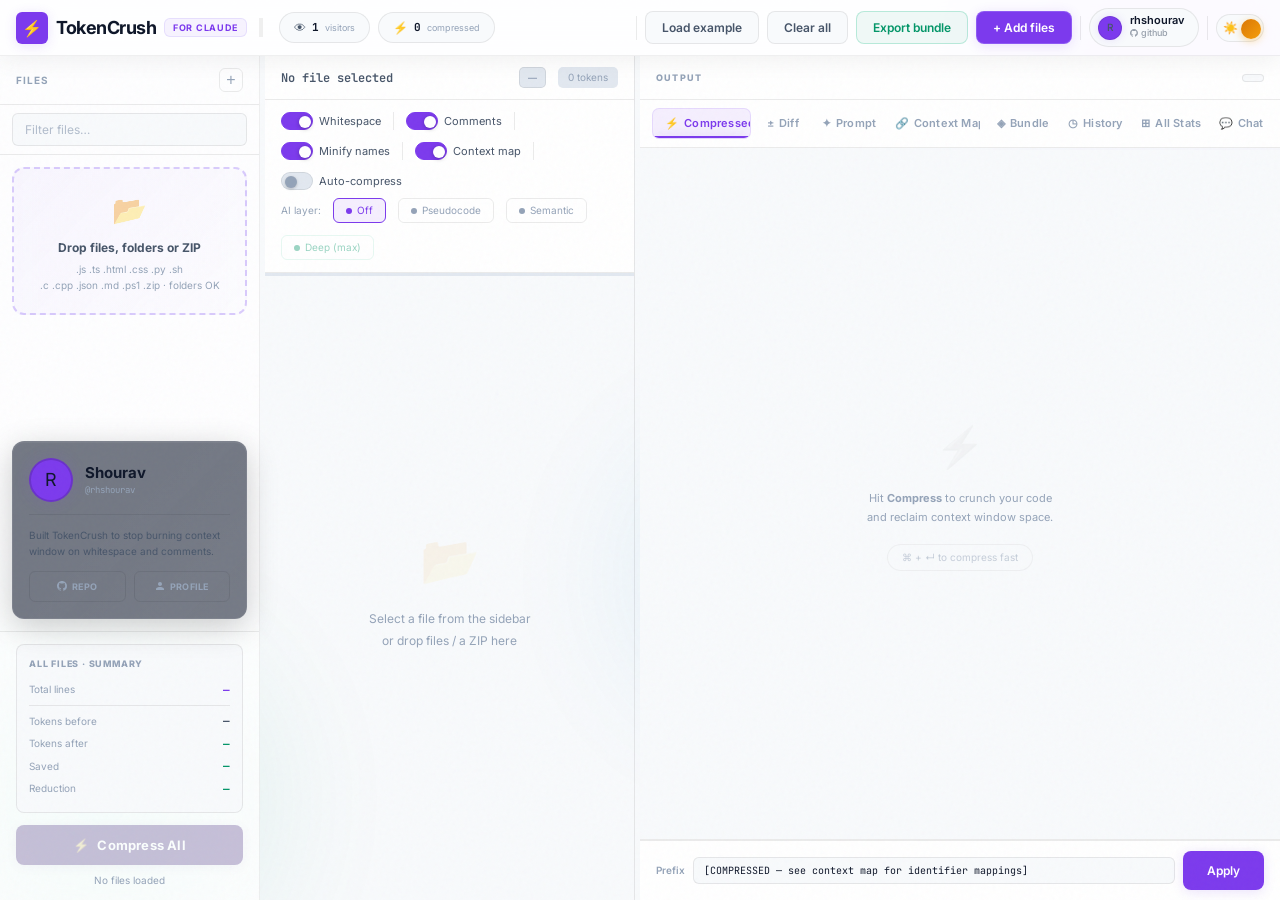
<file: docs/index.html>
<!DOCTYPE html>
<html lang="en" data-theme="dark">
<head>
<meta charset="UTF-8">
<script>
(function(){
  var isMobile = /Android|webOS|iPhone|iPad|iPod|BlackBerry|IEMobile|Opera Mini/i.test(navigator.userAgent) || (navigator.maxTouchPoints && navigator.maxTouchPoints > 2 && /MacIntel/.test(navigator.platform));
  if (isMobile) { window.location.href = 'game.html'; return; }
  try{
    var stored=localStorage.getItem('tokencrush-theme');
    var theme=stored||'dark';
    document.documentElement.setAttribute('data-theme',theme);
  }catch(e){document.documentElement.setAttribute('data-theme','dark');}
})();
</script>
<meta name="viewport" content="width=device-width,initial-scale=1.0">
<title>TokenCrush — Smart Code Compressor for Claude</title>
<meta name="description" content="TokenCrush strips whitespace, comments, and bloated identifiers from your code, then optionally lets Claude compress it further — so you can paste more files into a single prompt without burning your context window.">
<meta name="theme-color" id="themeColorMeta" content="#0b1326">
<link rel="icon" href="data:image/svg+xml,%3Csvg xmlns='http://www.w3.org/2000/svg' viewBox='0 0 64 64'%3E%3Crect width='64' height='64' rx='16' fill='%237c6dfa'/%3E%3Ctext x='32' y='44' font-size='34' text-anchor='middle' fill='white'%3E%E2%9A%A1%3C/text%3E%3C/svg%3E">
<link rel="apple-touch-icon" href="apple-touch-icon.png">
<meta property="og:type" content="website">
<meta property="og:title" content="TokenCrush — Smart Code Compressor for Claude">
<meta property="og:description" content="Strip whitespace, comments, and bloated identifiers from your code — then hand Claude more files per prompt without burning your context window.">
<meta property="og:image" content="og-image.png">
<meta name="twitter:card" content="summary_large_image">
<meta name="twitter:title" content="TokenCrush — Smart Code Compressor for Claude">
<meta name="twitter:description" content="Strip whitespace, comments, and bloated identifiers from your code — then hand Claude more files per prompt without burning your context window.">
<meta name="twitter:image" content="og-image.png">
<link rel="preconnect" href="https://fonts.googleapis.com">
<link rel="preconnect" href="https://fonts.gstatic.com" crossorigin>
<link href="https://fonts.googleapis.com/css2?family=Inter:wght@400;500;600;700;800&family=JetBrains+Mono:wght@400;500;600&display=swap" rel="stylesheet">
<link rel="stylesheet" href="styles.css">
</head>
<body>

<!-- Animated Background Orbs -->
<div class="orb-background">
  <div class="orb orb-1"></div>
  <div class="orb orb-2"></div>
  <div class="orb orb-3"></div>
</div>

<!-- Noise Texture Overlay -->
<div class="noise-overlay"></div>

<!-- AI Overlay -->
<div class="ai-overlay glassmorphism" id="aiOverlay">
  <div class="ai-card glassmorphism">
    <div class="ai-spinner">
      <div class="ai-spinner-ring"></div>
      <div class="ai-spinner-icon">⚡</div>
    </div>
    <h3 class="ai-title">Compressing your code</h3>
    <p class="ai-desc">Semantic analysis, identifier mapping, and logic summarization in progress.</p>
    <div class="ai-progress-wrap">
      <div class="ai-progress-track"><div class="ai-progress-fill" id="aiProg"></div></div>
      <div class="ai-stage" id="aiStage">Initializing...</div>
    </div>
    <div class="ai-file-list" id="aiFileList"></div>
  </div>
</div>

<!-- Toast -->
<div class="toast" id="toast"></div>

<!-- Drag Overlay -->
<div class="drag-overlay" id="dragOverlay">
  <div class="drag-overlay-inner">
    <div class="drag-overlay-icon">📂</div>
    <div class="drag-overlay-text">Drop files, folders or ZIP</div>
    <div class="drag-overlay-sub">.js .ts .html .css .py .c .cpp .json .md .zip</div>
  </div>
</div>

<!-- Header -->
<header class="header glassmorphism">
  <a class="logo" href="#">
    <div class="logo-icon">
      <span>⚡</span>
    </div>
    <span class="logo-text">TokenCrush</span>
    <span class="logo-badge">FOR CLAUDE</span>
  </a>
  
  <button class="sidebar-toggle" type="button" onclick="toggleSidebar()" aria-label="Toggle sidebar" title="Toggle sidebar">
    <svg viewBox="0 0 24 24" fill="none" stroke="currentColor" stroke-width="2">
      <path d="M3 12h18M3 6h18M3 18h18"/>
    </svg>
  </button>

  <!-- Global Stats -->
  <div class="global-stats hidden" id="globalStats">
    <div class="stat-chip">
      <span class="stat-chip-icon">📁</span>
      <span class="stat-chip-value" id="gsTotalFiles">0</span>
      <span class="stat-chip-label">files</span>
    </div>
    <div class="stat-chip">
      <span class="stat-chip-icon">💾</span>
      <span class="stat-chip-value green" id="gsTotalSaved">0</span>
      <span class="stat-chip-label">saved</span>
    </div>
    <div class="stat-chip">
      <span class="stat-chip-icon">📊</span>
      <span class="stat-chip-value green" id="gsAvgReduction">0%</span>
      <span class="stat-chip-label">avg</span>
    </div>
  </div>

  <div class="stats-display" id="statsDisplay">
    <div class="stat-chip" title="Visitor count">
      <span class="stat-chip-icon">👁</span>
      <span class="stat-chip-value" id="visitorCount">—</span>
      <span class="stat-chip-label">visitors</span>
    </div>
    <div class="stat-chip" title="Files compressed across all sessions">
      <span class="stat-chip-icon">⚡</span>
      <span class="stat-chip-value" id="filesCompressedCount">0</span>
      <span class="stat-chip-label">compressed</span>
    </div>
  </div>

  <div class="header-right">
    <div class="kbd-hints">
      <span class="kbd"><kbd>⌘</kbd><kbd>↵</kbd> compress</span>
      <span class="kbd"><kbd>⌘</kbd><kbd>F</kbd> find</span>
    </div>
    <div class="header-divider"></div>
    <button class="btn btn-magnetic" type="button" onclick="loadExample()">Load example</button>
    <button class="btn btn-magnetic" type="button" onclick="clearAll()">Clear all</button>
    <button class="btn btn-success btn-magnetic" type="button" onclick="exportBundle()">Export bundle</button>
    <button class="btn btn-primary btn-magnetic" type="button" onclick="triggerFileInput()">+ Add files</button>
    <input type="file" id="globalFileInput" class="hidden" multiple accept=".js,.ts,.jsx,.tsx,.html,.css,.py,.json,.md,.txt,.c,.cpp,.h,.hpp,.zip" onchange="handleFileInputChange(this)">
    <input type="file" id="globalFolderInput" class="hidden" multiple webkitdirectory onchange="handleFolderInputChange(this)">
    <div class="header-divider"></div>
    <a class="author-chip" href="https://github.com/rhshourav/TC" target="_blank" rel="noopener" title="View on GitHub by @rhshourav">
      <div class="author-avatar">
        <img src="https://github.com/rhshourav.png" alt="rhshourav" onerror="this.parentElement.textContent='R'">
      </div>
      <div class="author-info">
        <div class="author-name">rhshourav</div>
        <div class="author-gh">
          <svg width="8" height="8" viewBox="0 0 16 16" fill="currentColor"><path d="M8 0C3.58 0 0 3.58 0 8c0 3.54 2.29 6.53 5.47 7.59.4.07.55-.17.55-.38 0-.19-.01-.82-.01-1.49-2.01.37-2.53-.49-2.69-.94-.09-.23-.48-.94-.82-1.13-.28-.15-.68-.52-.01-.53.63-.01 1.08.58 1.23.82.72 1.21 1.87.87 2.33.66.07-.52.28-.87.51-1.07-1.78-.2-3.64-.89-3.64-3.95 0-.87.31-1.59.82-2.15-.08-.2-.36-1.02.08-2.12 0 0 .67-.21 2.2.82.64-.18 1.32-.27 2-.27.68 0 1.36.09 2 .27 1.53-1.04 2.2-.82 2.2-.82.44 1.1.16 1.92.08 2.12.51.56.82 1.27.82 2.15 0 3.07-1.87 3.75-3.65 3.95.29.25.54.73.54 1.48 0 1.07-.01 1.93-.01 2.2 0 .21.15.46.55.38A8.013 8.013 0 0016 8c0-4.42-3.58-8-8-8z"/></svg>
          github
        </div>
      </div>
    </a>
    <div class="header-divider"></div>
    <button class="theme-toggle" id="themeToggle" type="button" aria-pressed="false" aria-label="Switch to light mode" title="Switch to light mode">
      <span class="tt-track-icon tt-sun" aria-hidden="true">☀️</span>
      <span class="tt-track-icon tt-moon" aria-hidden="true">🌙</span>
      <span class="tt-knob" aria-hidden="true"></span>
    </button>
  </div>
</header>

<!-- Workspace -->
<div class="workspace">

  <!-- Sidebar -->
  <aside class="sidebar glassmorphism" id="sidebar">
    <div class="sidebar-header">
      <span class="sidebar-title">Files</span>
      <button class="sidebar-add-btn" type="button" onclick="triggerFileInput()" title="Add files">+</button>
    </div>

    <div class="search-bar">
      <input class="search-input" id="fileSearch" type="text" placeholder="Filter files…" oninput="filterFiles(this.value)">
    </div>

    <div class="drop-zone enhanced" id="sidebarDrop" onclick="triggerFileInput()" ondragover="onDragOver(event,'sidebarDrop')" ondragleave="onDragLeave('sidebarDrop')" ondrop="onDrop(event,'sidebarDrop')">
      <div class="drop-zone-icon">📂</div>
      <strong class="drop-zone-title">Drop files, folders or ZIP</strong>
      <p class="drop-zone-sub">.js .ts .html .css .py .sh<br>.c .cpp .json .md .ps1 .zip · folders OK</p>
    </div>

    <div class="file-list" id="fileList"></div>

    <!-- Author Card -->
    <div class="sidebar-author glassmorphism">
      <div class="author-top">
        <div class="author-avatar-lg">
          <img src="https://github.com/rhshourav.png" alt="rhshourav" onerror="this.parentElement.textContent='R'">
        </div>
        <div class="author-details">
          <div class="author-display-name">Shourav</div>
          <div class="author-handle">@rhshourav</div>
        </div>
      </div>
      <div class="author-bio">Built TokenCrush to stop burning context window on whitespace and comments.</div>
      <div class="author-links">
        <a class="author-link" href="https://github.com/rhshourav/TC" target="_blank" rel="noopener">
          <svg width="10" height="10" viewBox="0 0 16 16" fill="currentColor"><path d="M8 0C3.58 0 0 3.58 0 8c0 3.54 2.29 6.53 5.47 7.59.4.07.55-.17.55-.38 0-.19-.01-.82-.01-1.49-2.01.37-2.53-.49-2.69-.94-.09-.23-.48-.94-.82-1.13-.28-.15-.68-.52-.01-.53.63-.01 1.08.58 1.23.82.72 1.21 1.87.87 2.33.66.07-.52.28-.87.51-1.07-1.78-.2-3.64-.89-3.64-3.95 0-.87.31-1.59.82-2.15-.08-.2-.36-1.02.08-2.12 0 0 .67-.21 2.2.82.64-.18 1.32-.27 2-.27.68 0 1.36.09 2 .27 1.53-1.04 2.2-.82 2.2-.82.44 1.1.16 1.92.08 2.12.51.56.82 1.27.82 2.15 0 3.07-1.87 3.75-3.65 3.95.29.25.54.73.54 1.48 0 1.07-.01 1.93-.01 2.2 0 .21.15.46.55.38A8.013 8.013 0 0016 8c0-4.42-3.58-8-8-8z"/></svg>
          Repo
        </a>
        <a class="author-link" href="https://github.com/rhshourav" target="_blank" rel="noopener">
          <svg width="10" height="10" viewBox="0 0 24 24" fill="currentColor"><path d="M12 12c2.7 0 4.8-2.1 4.8-4.8S14.7 2.4 12 2.4 7.2 4.5 7.2 7.2 9.3 12 12 12zm0 2.4c-3.2 0-9.6 1.6-9.6 4.8v2.4h19.2v-2.4c0-3.2-6.4-4.8-9.6-4.8z"/></svg>
          Profile
        </a>
      </div>
    </div>

    <div class="sidebar-footer">
      <div class="global-tok-panel" id="globalTokPanel">
        <div class="gtp-title">All Files · Summary</div>
        <div class="gtp-row">
          <span class="gtp-lbl">Total lines</span>
          <span class="gtp-val accent" id="gtpLines">—</span>
        </div>
        <div class="gtp-divider"></div>
        <div class="gtp-row">
          <span class="gtp-lbl">Tokens before</span>
          <span class="gtp-val" id="gtpTokIn">—</span>
        </div>
        <div class="gtp-row">
          <span class="gtp-lbl">Tokens after</span>
          <span class="gtp-val green" id="gtpTokOut">—</span>
        </div>
        <div class="gtp-row">
          <span class="gtp-lbl">Saved</span>
          <span class="gtp-val green" id="gtpSaved">—</span>
        </div>
        <div class="gtp-row">
          <span class="gtp-lbl">Reduction</span>
          <span class="gtp-val green" id="gtpReduction">—</span>
        </div>
      </div>
      <button class="compress-all-btn enhanced" id="compressAllBtn" type="button" onclick="compressAll()" disabled>
        <span>⚡</span> Compress All
      </button>
      <div class="file-count-badge" id="fileCountBadge">No files loaded</div>
    </div>
  </aside>

  <!-- Resize Handle -->
  <div class="resize-handle" id="rh1" title="Drag to resize"></div>

  <!-- Editor Panel -->
  <div class="editor-panel" id="editorPanel">
    <div class="editor-header">
      <span class="editor-filename" id="editorFilename">No file selected</span>
      <span class="lang-badge lang-other" id="langBadge">—</span>
      <span class="token-pill" id="editorTokenPill">0 tokens</span>
    </div>

    <div class="controls-bar">
      <div class="ctrl-row">
        <div class="toggle-group">
          <label class="toggle"><input type="checkbox" id="tglWS" checked><span class="toggle-track"></span></label>
          <span class="toggle-label">Whitespace</span>
        </div>
        <div class="ctrl-divider"></div>
        <div class="toggle-group">
          <label class="toggle"><input type="checkbox" id="tglCmt" checked><span class="toggle-track"></span></label>
          <span class="toggle-label">Comments</span>
        </div>
        <div class="ctrl-divider"></div>
        <div class="toggle-group">
          <label class="toggle"><input type="checkbox" id="tglRename" checked><span class="toggle-track"></span></label>
          <span class="toggle-label">Minify names</span>
        </div>
        <div class="ctrl-divider"></div>
        <div class="toggle-group">
          <label class="toggle"><input type="checkbox" id="tglCtx" checked><span class="toggle-track"></span></label>
          <span class="toggle-label">Context map</span>
        </div>
        <div class="ctrl-divider"></div>
        <div class="toggle-group">
          <label class="toggle"><input type="checkbox" id="tglAutoCompress"><span class="toggle-track"></span></label>
          <span class="toggle-label">Auto-compress</span>
        </div>
      </div>
      <div class="ctrl-row ai-row">
        <span class="ai-label">AI layer:</span>
        <div class="pill active" data-s="none" onclick="setStrategy('none',this)"><span class="pill-dot"></span>Off</div>
        <div class="pill" data-s="pseudo" onclick="setStrategy('pseudo',this)"><span class="pill-dot"></span>Pseudocode</div>
        <div class="pill" data-s="semantic" onclick="setStrategy('semantic',this)"><span class="pill-dot"></span>Semantic</div>
        <div class="pill" data-s="deep" onclick="setStrategy('deep',this)"><span class="pill-dot"></span>Deep (max)</div>
      </div>
    </div>

    <div class="budget-bar-wrap" id="budgetBarWrap" title="">
      <div class="budget-bar-fill" id="budgetBarFill"></div>
    </div>

    <div class="code-wrap" id="codeWrap" ondragover="onDragOver(event,'codeWrap')" ondragleave="onDragLeave('codeWrap')" ondrop="onDrop(event,'codeWrap')">
      <div class="empty-drop" id="editorEmpty">
        <div class="empty-drop-icon">📂</div>
        <p>Select a file from the sidebar<br>or drop files / a ZIP here</p>
      </div>
      <textarea class="code-editor hidden" id="codeEditor" placeholder="// Paste code here or select a file…" oninput="onEditorInput()"></textarea>

      <div class="find-bar enhanced" id="findBar">
        <div class="find-row">
          <input id="findInput" type="text" placeholder="Find…" oninput="doFind()" class="find-input">
          <span class="find-info" id="findInfo">0/0</span>
          <button class="btn btn-sm" type="button" onclick="findPrev()">↑</button>
          <button class="btn btn-sm" type="button" onclick="findNext()">↓</button>
          <button class="btn btn-sm" type="button" onclick="closeFindBar()">✕</button>
        </div>
        <div class="find-row">
          <input id="replaceInput" type="text" placeholder="Replace…" class="find-input">
          <button class="btn btn-sm" type="button" onclick="doReplace()">Replace</button>
          <button class="btn btn-sm" type="button" onclick="doReplaceAll()">All</button>
        </div>
      </div>
    </div>

    <div class="editor-meta-row hidden" id="editorMetaRow">
      <span class="meta-stat">Lines: <span id="emLines">0</span></span>
      <span class="meta-stat">Chars: <span id="emChars">0</span></span>
      <span class="meta-stat">Cursor: <span id="emCursor">1:1</span></span>
    </div>
  </div>

  <!-- Resize Handle -->
  <div class="resize-handle" id="rh2" title="Drag to resize"></div>

  <!-- Output Panel -->
  <div class="output-panel glassmorphism" id="outputPanel">
    <div class="output-header">
      <span class="output-label">Output</span>
      <span class="output-filename" id="outFilename" title=""></span>
    </div>

    <div class="output-tabs">
      <div class="tab animated active" data-tab="compressed" onclick="switchTab('compressed',this)">
        <span class="tab-icon">⚡</span>Compressed
      </div>
      <div class="tab animated" data-tab="diff" onclick="switchTab('diff',this)">
        <span class="tab-icon">±</span>Diff
      </div>
      <div class="tab animated" data-tab="prompt" onclick="switchTab('prompt',this)">
        <span class="tab-icon">✦</span>Prompt
      </div>
      <div class="tab animated" data-tab="context" onclick="switchTab('context',this)">
        <span class="tab-icon">🔗</span>Context Map
      </div>
      <div class="tab animated" data-tab="bundle" onclick="switchTab('bundle',this)">
        <span class="tab-icon">◈</span>Bundle
      </div>
      <div class="tab animated" data-tab="history" onclick="switchTab('history',this)">
        <span class="tab-icon">◷</span>History
      </div>
      <div class="tab animated" data-tab="allstats" onclick="switchTab('allstats',this)">
        <span class="tab-icon">⊞</span>All Stats
      </div>
      <div class="tab animated" data-tab="chat" onclick="switchTab('chat',this)">
        <span class="tab-icon">💬</span>Chat
      </div>
    </div>

    <div class="progress-strip"><div class="progress-fill" id="progressFill"></div></div>

    <div class="output-content">
      <div class="output-empty" id="outEmpty">
        <div class="output-empty-icon">⚡</div>
        <p>Hit <strong>Compress</strong> to crunch your code<br>and reclaim context window space.</p>
        <span class="output-empty-hint">⌘ + ↵ to compress fast</span>
      </div>
      <textarea class="output-code hidden" id="outCode" readonly></textarea>
      <div class="diff-view" id="diffView"></div>
      <div class="prompt-view" id="promptView"></div>
      <div class="context-view" id="contextView"></div>
      <div class="bundle-view" id="bundleView"></div>
      <div class="history-view" id="historyView"></div>
      <div class="allstats-view" id="allstatsView"></div>
      <div class="chat-panel hidden" id="chatPanel">
        <div class="chat-status" id="chatStatus">
          <div class="chat-model-info">
            <span class="chat-model-icon">🤖</span>
            <div class="chat-model-details">
              <div class="chat-model-name">Qwen2.5 0.5B Instruct</div>
              <div class="chat-model-size">~300MB · Runs in your browser</div>
            </div>
          </div>
          <div class="chat-requirements" id="chatRequirements">
            <div class="chat-req-item" id="reqWebGPU">
              <span class="chat-req-icon">⏳</span>
              <span class="chat-req-label">WebGPU</span>
              <span class="chat-req-status">Checking...</span>
            </div>
            <div class="chat-req-item" id="reqMemory">
              <span class="chat-req-icon">⏳</span>
              <span class="chat-req-label">Memory</span>
              <span class="chat-req-status">Checking...</span>
            </div>
          </div>
          <button class="btn btn-primary chat-download-btn btn-glow" id="chatDownloadBtn" type="button" onclick="chatDownloadModel()">Download Model</button>
          <div class="chat-progress hidden" id="chatProgress">
            <div class="chat-progress-track"><div class="chat-progress-fill" id="chatProgressFill"></div></div>
            <div class="chat-progress-text" id="chatProgressText">Preparing...</div>
          </div>
        </div>
        <div class="chat-context-bar" id="chatContextBar">
          <span class="chat-ctx-label">Context:</span>
          <span class="chat-ctx-file" id="chatCtxFile">No file selected</span>
          <button class="btn btn-sm" type="button" onclick="chatClearContext()" title="Clear context">✕</button>
        </div>
        <div class="chat-messages" id="chatMessages">
          <div class="chat-welcome">
            <div class="chat-welcome-icon">💬</div>
            <p>Chat with your code. Ask questions about the selected file.</p>
            <p class="chat-welcome-sub">Model runs 100% in your browser — no data leaves your device.</p>
          </div>
        </div>
        <div class="chat-input-area">
          <div class="chat-input-row">
            <textarea class="chat-input" id="chatInput" placeholder="Ask about your code..." rows="1" onkeydown="chatKeydown(event)"></textarea>
            <button class="chat-send-btn" id="chatSendBtn" type="button" onclick="chatSend()" disabled aria-label="Send message">
              <svg width="16" height="16" viewBox="0 0 24 24" fill="currentColor"><path d="M2.01 21L23 12 2.01 3 2 10l15 2-15 2z"/></svg>
            </button>
          </div>
          <div class="chat-input-actions">
            <button class="btn btn-sm" type="button" onclick="chatGenReadme()" id="chatReadmeBtn" disabled>📝 Generate README</button>
            <button class="btn btn-sm" type="button" onclick="chatClear()" id="chatClearBtn">Clear chat</button>
          </div>
        </div>
      </div>
    </div>

    <div class="ai-summary" id="pseudoBar">
      <div class="ai-summary-label">AI Summary</div>
      <div class="ai-summary-text" id="pseudoText"></div>
    </div>

    <div class="stats-bar glassmorphism" id="statsBar">
      <div class="stats-grid">
        <div class="stat-card stat-card-glow">
          <div class="stat-value neutral" id="sIn">0</div>
          <div class="stat-label">Input tokens</div>
        </div>
        <div class="stat-card stat-card-glow">
          <div class="stat-value green" id="sOut">0</div>
          <div class="stat-label">Output tokens</div>
        </div>
        <div class="stat-card stat-card-glow">
          <div class="stat-value accent" id="sPct">0%</div>
          <div class="stat-label">Reduction</div>
        </div>
      </div>
      <div class="stats-bottom">
        <div class="gauge-wrap">
          <div class="gauge-header">
            <span class="gauge-label" id="gaugeLbl">Tokens used</span>
            <span class="gauge-pct" id="gaugePct">—</span>
          </div>
          <div class="gauge-track">
            <div class="gauge-fill low" id="gaugeFill"></div>
          </div>
        </div>
        <div class="savings-badge" id="savingsBadge">-0</div>
        <button class="copy-btn btn-glow" id="copyBtn" type="button" onclick="copyOutput()">Copy</button>
      </div>
    </div>

    <div class="ctx-drawer" id="ctxDrawer">
      <div class="ctx-drawer-header" onclick="toggleCtx()">
        <span class="ctx-drawer-title">Identifier map</span>
        <span class="ctx-badge" id="ctxBadge">0</span>
        <span class="ctx-chevron" id="ctxChev">▲</span>
      </div>
      <div class="ctx-body" id="ctxBody"></div>
    </div>

    <div class="prefix-row">
      <span class="prefix-label">Prefix</span>
      <input class="prefix-input" id="prefixInput" type="text" value="[COMPRESSED — see context map for identifier mappings]">
      <button class="btn btn-primary btn-apply btn-glow" type="button" onclick="rebuildPrompt()">Apply</button>
    </div>
  </div>
</div>

<div class="sidebar-overlay" onclick="toggleSidebar()"></div>

<script type="module" src="js/app.js"></script>
</body>
</html>
</file>
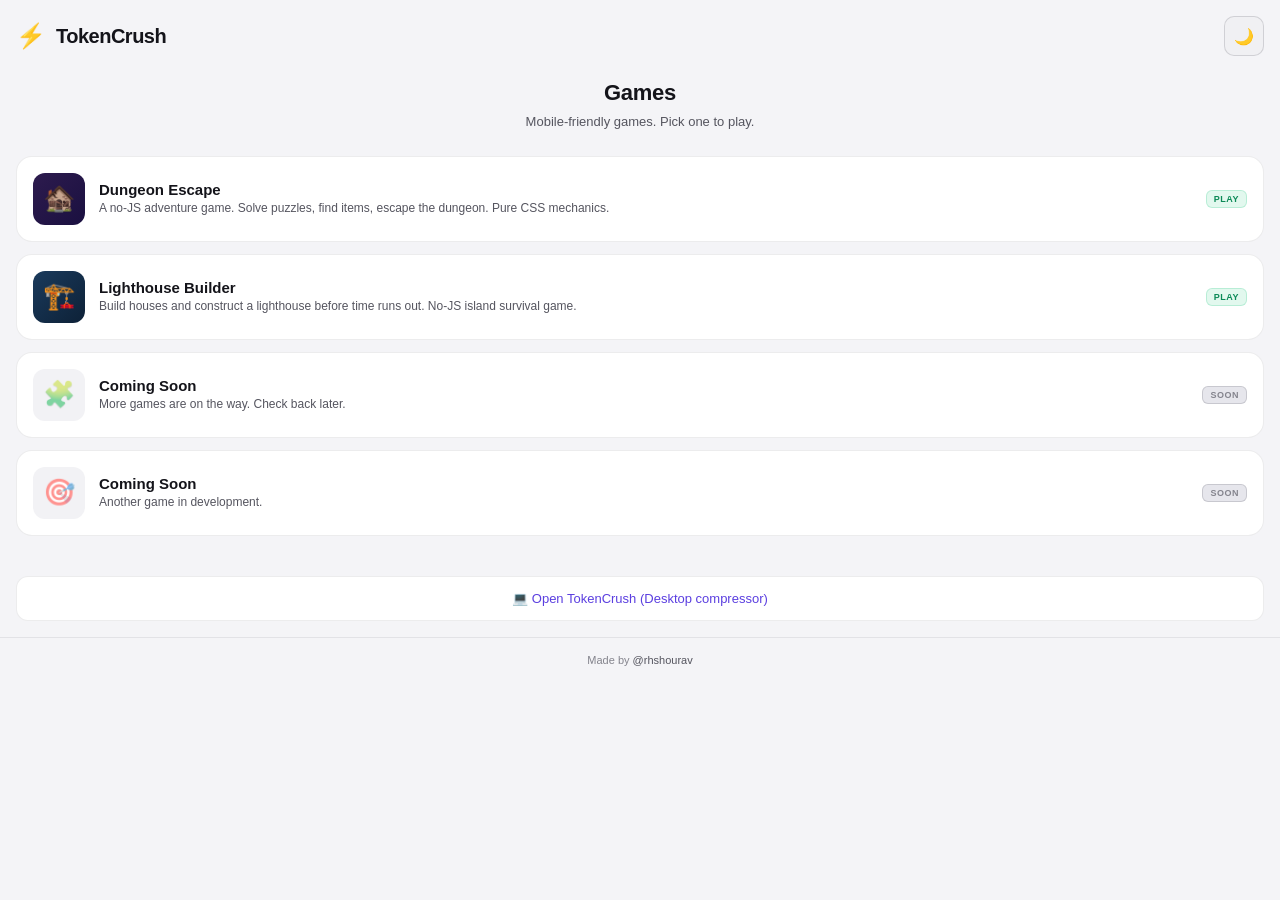
<file: docs/game.html>
<!DOCTYPE html>
<html lang="en">
<head>
<meta charset="UTF-8">
<meta name="viewport" content="width=device-width,initial-scale=1.0,maximum-scale=1.0,user-scalable=no">
<title>Games — TokenCrush</title>
<meta name="theme-color" content="#0b0b0e">
<meta name="apple-mobile-web-app-capable" content="yes">
<meta name="apple-mobile-web-app-status-bar-style" content="black">
<style>
*{box-sizing:border-box;margin:0;padding:0}
:root{
  --bg:#0b0b0e;--surface:#141418;--surface2:#1e1e26;--surface3:#28282f;
  --border:rgba(255,255,255,0.07);--border2:rgba(255,255,255,0.13);
  --text:#ededf0;--text2:#a0a0aa;--muted:#606068;
  --accent:#7c6dfa;--accent2:#a393ff;--green:#3ecf8e;--amber:#f5a623;
  --radius:12px;--radius-lg:16px;
}
:root[data-theme="light"]{
  --bg:#f4f4f7;--surface:#ffffff;--surface2:#f0f0f3;--surface3:#e6e6ec;
  --border:rgba(20,20,30,0.08);--border2:rgba(20,20,30,0.14);
  --text:#14141a;--text2:#55555f;--muted:#84848d;
  --accent:#5b3fe0;--accent2:#4c2fd1;--green:#0c8a57;--amber:#9c6500;
}
body{
  background:var(--bg);color:var(--text);
  font-family:-apple-system,BlinkMacSystemFont,'Segoe UI',Roboto,sans-serif;
  min-height:100vh;min-height:100dvh;
  -webkit-tap-highlight-color:transparent;
  -webkit-user-select:none;user-select:none;
  overflow-x:hidden;padding:env(safe-area-inset-top) env(safe-area-inset-right) env(safe-area-inset-bottom) env(safe-area-inset-left);
}

/* Header */
.header{
  padding:16px 16px 0;display:flex;align-items:center;justify-content:space-between;
  position:sticky;top:0;z-index:10;background:var(--bg);
}
.header-left{display:flex;align-items:center;gap:10px}
.logo{font-size:20px;font-weight:700;color:var(--text);text-decoration:none;letter-spacing:-0.5px}
.logo-icon{font-size:24px}
.header-right{display:flex;align-items:center;gap:8px}
.icon-btn{
  width:40px;height:40px;border-radius:10px;border:1px solid var(--border2);
  background:var(--surface2);color:var(--text2);font-size:16px;
  display:flex;align-items:center;justify-content:center;cursor:pointer;
  transition:all .15s;
}
.icon-btn:hover{background:var(--surface3);color:var(--text)}
.icon-btn:active{transform:scale(0.95)}

/* Hero */
.hero{
  padding:24px 16px 16px;text-align:center;
}
.hero h1{font-size:22px;font-weight:700;margin-bottom:6px;letter-spacing:-0.3px}
.hero p{font-size:13px;color:var(--text2);line-height:1.5}

/* Game grid */
.games{padding:8px 16px 24px;display:flex;flex-direction:column;gap:12px}

.game-card{
  display:flex;align-items:center;gap:14px;
  padding:16px;background:var(--surface);border:1px solid var(--border);
  border-radius:var(--radius-lg);cursor:pointer;
  transition:all .15s;text-decoration:none;color:var(--text);
  -webkit-tap-highlight-color:transparent;
  min-height:72px;
}
.game-card:hover{border-color:var(--border2);background:var(--surface2)}
.game-card:active{transform:scale(0.98);border-color:var(--accent)}

.game-icon{
  width:52px;height:52px;border-radius:var(--radius);
  display:flex;align-items:center;justify-content:center;
  font-size:26px;flex-shrink:0;
}
.game-icon.dungeon{background:linear-gradient(135deg,#2d1b4e,#1a1040)}
.game-icon.lighthouse{background:linear-gradient(135deg,#1a3a5c,#0d2137)}
.game-icon.coming{background:var(--surface3);opacity:0.5}

.game-info{flex:1;min-width:0}
.game-title{font-size:15px;font-weight:600;margin-bottom:2px}
.game-desc{font-size:12px;color:var(--text2);line-height:1.4;display:-webkit-box;-webkit-line-clamp:2;-webkit-box-orient:vertical;overflow:hidden}
.game-badge{
  font-size:9px;padding:3px 7px;border-radius:6px;font-weight:600;
  letter-spacing:0.5px;text-transform:uppercase;flex-shrink:0;
}
.game-badge.play{background:rgba(62,207,142,.15);color:var(--green);border:1px solid rgba(62,207,142,.25)}
.game-badge.soon{background:var(--surface3);color:var(--muted);border:1px solid var(--border2)}

.game-card.coming-soon{pointer-events:none}

/* Desktop link */
.desktop-link{
  display:block;margin:16px;padding:14px;text-align:center;
  background:var(--surface);border:1px solid var(--border);
  border-radius:var(--radius);color:var(--accent);font-size:13px;
  font-weight:500;text-decoration:none;transition:all .15s;
}
.desktop-link:hover{background:var(--surface2);border-color:var(--border2)}

/* Footer */
.footer{
  padding:16px;text-align:center;color:var(--muted);font-size:11px;
  border-top:1px solid var(--border);margin-top:8px;
}
.footer a{color:var(--text2);text-decoration:none}

/* Theme toggle animation */
@keyframes fadeIn{from{opacity:0;transform:translateY(8px)}to{opacity:1;transform:translateY(0)}}
.game-card{animation:fadeIn .3s ease both}
.game-card:nth-child(1){animation-delay:.05s}
.game-card:nth-child(2){animation-delay:.1s}
.game-card:nth-child(3){animation-delay:.15s}
.game-card:nth-child(4){animation-delay:.2s}
.game-card:nth-child(5){animation-delay:.25s}
</style>
</head>
<body>

<div class="header">
  <div class="header-left">
    <span class="logo-icon">⚡</span>
    <span class="logo">TokenCrush</span>
  </div>
  <div class="header-right">
    <button class="icon-btn" id="themeBtn" type="button" aria-label="Toggle theme">☀️</button>
  </div>
</div>

<div class="hero">
  <h1>Games</h1>
  <p>Mobile-friendly games. Pick one to play.</p>
</div>

<div class="games">
  <a href="dungeon.html" class="game-card">
    <div class="game-icon dungeon">🏚️</div>
    <div class="game-info">
      <div class="game-title">Dungeon Escape</div>
      <div class="game-desc">A no-JS adventure game. Solve puzzles, find items, escape the dungeon. Pure CSS mechanics.</div>
    </div>
    <span class="game-badge play">Play</span>
  </a>

  <a href="lighthouse.html" class="game-card">
    <div class="game-icon lighthouse">🏗️</div>
    <div class="game-info">
      <div class="game-title">Lighthouse Builder</div>
      <div class="game-desc">Build houses and construct a lighthouse before time runs out. No-JS island survival game.</div>
    </div>
    <span class="game-badge play">Play</span>
  </a>

  <div class="game-card coming-soon">
    <div class="game-icon coming">🧩</div>
    <div class="game-info">
      <div class="game-title">Coming Soon</div>
      <div class="game-desc">More games are on the way. Check back later.</div>
    </div>
    <span class="game-badge soon">Soon</span>
  </div>

  <div class="game-card coming-soon">
    <div class="game-icon coming">🎯</div>
    <div class="game-info">
      <div class="game-title">Coming Soon</div>
      <div class="game-desc">Another game in development.</div>
    </div>
    <span class="game-badge soon">Soon</span>
  </div>
</div>

<a href="index.html" class="desktop-link">💻 Open TokenCrush (Desktop compressor)</a>

<div class="footer">
  Made by <a href="https://github.com/rhshourav" target="_blank">@rhshourav</a>
</div>

<script>
(function(){
  var stored=localStorage.getItem('tokencrush-theme');
  var prefersDark=window.matchMedia('(prefers-color-scheme:dark)').matches;
  var theme=stored||(prefersDark?'dark':'light');
  document.documentElement.setAttribute('data-theme',theme);

  var btn=document.getElementById('themeBtn');
  function updateBtn(){
    var t=document.documentElement.getAttribute('data-theme');
    btn.textContent=t==='dark'?'☀️':'🌙';
  }
  updateBtn();

  btn.addEventListener('click',function(){
    var t=document.documentElement.getAttribute('data-theme');
    var next=t==='dark'?'light':'dark';
    document.documentElement.setAttribute('data-theme',next);
    localStorage.setItem('tokencrush-theme',next);
    updateBtn();
  });
})();
</script>
</body>
</html>
</file>
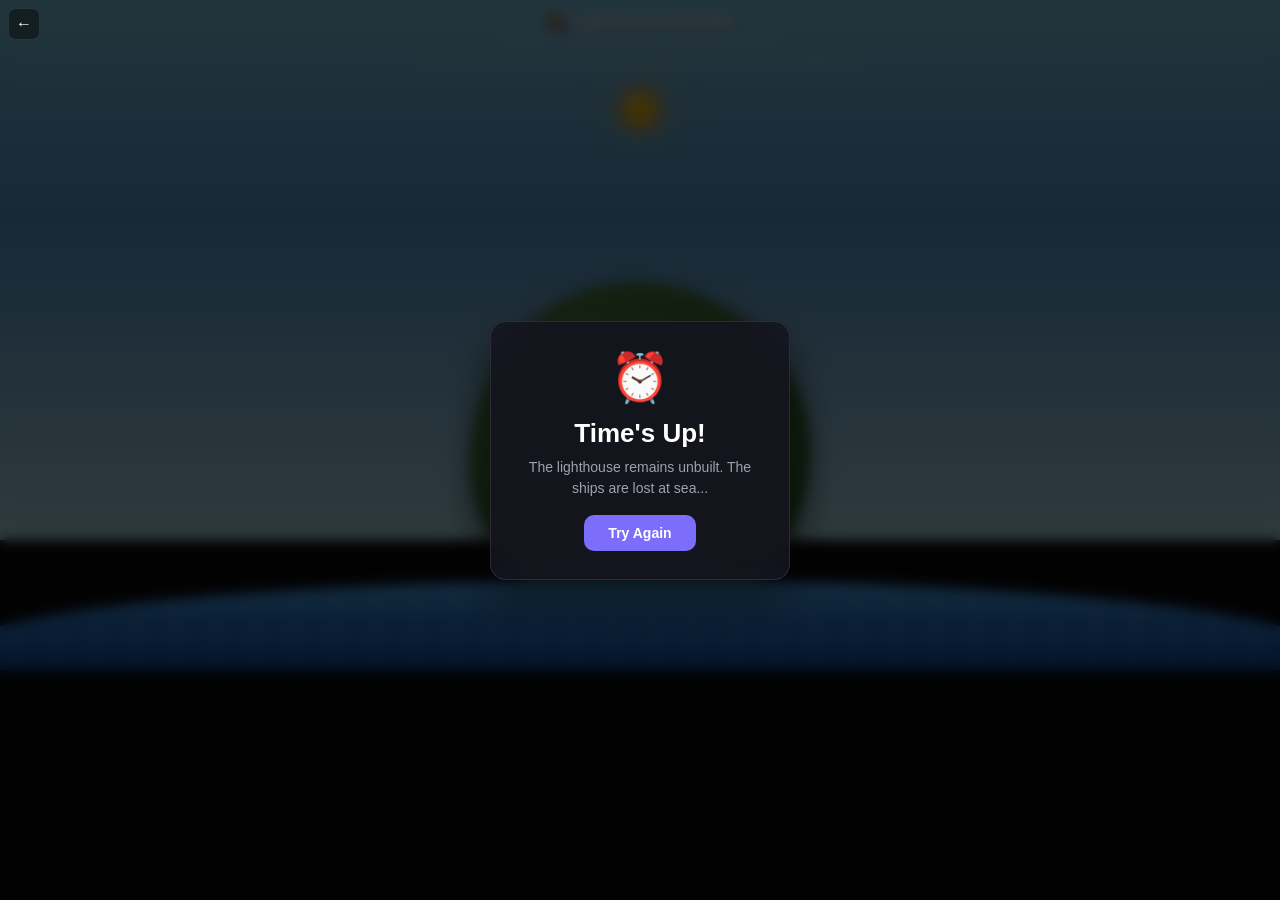
<file: docs/lighthouse.html>
<!DOCTYPE html>
<html lang="en">
<head>
<meta charset="UTF-8">
<meta name="viewport" content="width=device-width,initial-scale=1.0,maximum-scale=1.0,user-scalable=no">
<title>Lighthouse Builder — TokenCrush</title>
<meta name="theme-color" content="#1a3a5c">
<meta name="apple-mobile-web-app-capable" content="yes">
<meta name="apple-mobile-web-app-status-bar-style" content="black">
<style>
*{margin:0;padding:0;box-sizing:border-box}
html,body{width:100%;height:100%;overflow:hidden;font-family:-apple-system,BlinkMacSystemFont,'Segoe UI',Roboto,sans-serif;background:#0b0b0e}

.game{position:relative;width:100%;height:100%;display:flex;flex-direction:column;align-items:center;overflow:hidden}

/* ===== SKY ===== */
.sky{
  position:absolute;top:0;left:0;right:0;height:60%;
  background:linear-gradient(180deg,#87CEEB 0%,#5BA3D9 40%,#B8E4F0 100%);
  animation:skyCycle 400s linear infinite;
  z-index:0;
}
.sky::before{
  content:'☀️';position:absolute;font-size:clamp(30px,8vw,50px);
  top:15%;left:50%;transform:translateX(-50%);
  animation:sunMove 400s linear infinite;z-index:1;
  filter:drop-shadow(0 0 20px rgba(255,200,50,0.6));
}
.sky::after{
  content:'🌙';position:absolute;font-size:clamp(24px,6vw,40px);
  top:60%;left:50%;transform:translateX(-50%);
  animation:moonMove 400s linear infinite;z-index:1;
  opacity:0;
}
@keyframes skyCycle{
  0%,4%{background:linear-gradient(180deg,#FFB347 0%,#FF8E72 30%,#87CEEB 100%)}
  12%,32%{background:linear-gradient(180deg,#4FC3F7 0%,#29B6F6 30%,#81D4FA 100%)}
  40%,52%{background:linear-gradient(180deg,#FF8A65 0%,#E57373 25%,#7E57C2 60%,#5C6BC0 100%)}
  60%,80%{background:linear-gradient(180deg,#1A1A2E 0%,#16213E 40%,#0F3460 100%)}
  88%,96%{background:linear-gradient(180deg,#FFB347 0%,#FF8E72 30%,#87CEEB 100%)}
  100%{background:linear-gradient(180deg,#FFB347 0%,#FF8E72 30%,#87CEEB 100%)}
}
@keyframes sunMove{
  0%,4%{opacity:0;top:40%}
  12%,32%{opacity:1;top:8%}
  40%,52%{opacity:0.8;top:20%}
  60%,88%{opacity:0;top:50%}
  96%,100%{opacity:0.3;top:35%}
}
@keyframes moonMove{
  0%,55%{opacity:0;top:60%}
  65%,80%{opacity:1;top:10%}
  88%,100%{opacity:0;top:50%}
}

/* Stars (shown at night) */
.stars{position:absolute;top:0;left:0;right:0;bottom:0;opacity:0;animation:starsShow 400s linear infinite}
.stars::before,.stars::after{content:'✦ ✧ ✦';position:absolute;color:#fff;font-size:10px;letter-spacing:12px;opacity:0.6}
.stars::before{top:8%;left:10%}
.stars::after{top:20%;right:8%;letter-spacing:18px;font-size:8px}
@keyframes starsShow{
  0%,55%{opacity:0}
  65%,80%{opacity:1}
  88%,100%{opacity:0}
}

/* ===== HEADER ===== */
.game-header{position:relative;z-index:10;width:100%;padding:10px 16px 6px;text-align:center}
.game-title{font-size:clamp(14px,4vw,18px);font-weight:700;color:#fff;text-shadow:0 1px 4px rgba(0,0,0,0.4);margin-bottom:6px}
.timer{width:100%;max-width:280px;height:6px;background:rgba(255,255,255,0.15);border-radius:3px;overflow:hidden;margin:0 auto;border:1px solid rgba(255,255,255,0.1)}
.timer-fill{width:100%;height:100%;background:linear-gradient(90deg,#3ecf8e 0%,#f5a623 60%,#ef4444 100%);border-radius:3px;animation:countdown 400s linear forwards}
@keyframes countdown{from{width:100%}to{width:0%}}

/* ===== INSTRUCTIONS ===== */
.instructions{position:relative;z-index:10;text-align:center;padding:4px 16px 2px;color:rgba(255,255,255,0.6);font-size:clamp(10px,2.8vw,12px);line-height:1.4}

/* ===== BACK LINK ===== */
.back-link{
  position:fixed;top:8px;left:8px;z-index:200;
  width:32px;height:32px;border-radius:8px;
  background:rgba(0,0,0,0.4);backdrop-filter:blur(8px);
  border:1px solid rgba(255,255,255,0.1);
  color:#fff;font-size:16px;
  display:flex;align-items:center;justify-content:center;
  text-decoration:none;transition:all .15s;
}
.back-link:hover{background:rgba(0,0,0,0.6);border-color:rgba(255,255,255,0.2)}

/* ===== ISLAND SCENE ===== */
.island-scene{position:relative;z-index:5;flex:1;display:flex;flex-direction:column;align-items:center;justify-content:center;width:100%;padding:0 16px}

/* ===== ISLAND ===== */
.island{
  position:relative;
  width:min(82vw,340px);aspect-ratio:1;
  background:linear-gradient(145deg,#5a8c47 0%,#4a7c3f 30%,#3d6b35 60%,#2d5a28 100%);
  border-radius:48% 52% 46% 54%/54% 50% 50% 46%;
  box-shadow:0 8px 32px rgba(0,0,0,0.35),inset 0 -6px 16px rgba(0,0,0,0.15),inset 0 2px 8px rgba(255,255,255,0.08);
  display:flex;align-items:center;justify-content:center;
  margin-bottom:-24px;
}
/* Grass texture */
.island::before{
  content:'';position:absolute;inset:0;border-radius:inherit;
  background:radial-gradient(ellipse at 30% 40%,rgba(100,180,80,0.2) 0%,transparent 50%),
             radial-gradient(ellipse at 70% 60%,rgba(80,160,60,0.15) 0%,transparent 40%);
}

/* ===== GRID ===== */
.grid{display:grid;grid-template-columns:repeat(4,1fr);grid-template-rows:repeat(4,1fr);gap:clamp(2px,0.8vw,4px);width:82%;height:82%;padding:2px;position:relative;z-index:2}

/* ===== CELLS ===== */
.cell{
  position:relative;border-radius:clamp(4px,1.2vw,8px);
  background:rgba(255,255,255,0.06);
  border:1px solid rgba(255,255,255,0.08);
  transition:all .2s;overflow:visible;
}
.cell input[type="checkbox"]{position:absolute;opacity:0;width:0;height:0;pointer-events:none}
.cell label{
  display:flex;align-items:center;justify-content:center;
  width:100%;height:100%;cursor:pointer;position:relative;
  -webkit-tap-highlight-color:transparent;
}
.cell label:active{transform:scale(0.9)}
.cell:hover{background:rgba(255,255,255,0.1);border-color:rgba(255,255,255,0.15)}

/* Tree & House */
.tree,.house{position:absolute;font-size:clamp(16px,5vw,26px);transition:all .3s ease;line-height:1;pointer-events:none}
.tree{display:none;opacity:1;filter:drop-shadow(0 1px 2px rgba(0,0,0,0.2))}
.house{display:none;opacity:0;transform:scale(0.3) rotate(-10deg);filter:drop-shadow(0 1px 3px rgba(0,0,0,0.25))}

/* Cells with trees */
.cell[data-tree] .tree{display:block}

/* Checked state: tree out, house in */
.cell input:checked + label .tree{display:none!important;opacity:0;transform:scale(0) rotate(20deg)}
.cell input:checked + label .house{display:block!important;opacity:1;transform:scale(1) rotate(0);animation:popIn .35s cubic-bezier(.34,1.56,.64,1)}
.cell input:checked + label{background:rgba(255,255,255,0.04)}
@keyframes popIn{
  0%{transform:scale(0.2) rotate(-15deg);opacity:0}
  60%{transform:scale(1.15) rotate(3deg)}
  100%{transform:scale(1) rotate(0);opacity:1}
}

/* Column 2 (lighthouse parts) — special styling */
.cell:nth-child(2) input:checked + label .house,
.cell:nth-child(6) input:checked + label .house,
.cell:nth-child(10) input:checked + label .house,
.cell:nth-child(14) input:checked + label .house{
  filter:drop-shadow(0 0 6px rgba(188,47,47,0.6)) drop-shadow(0 0 12px rgba(188,47,47,0.3));
}
.cell:nth-child(2) input:checked + label,
.cell:nth-child(6) input:checked + label,
.cell:nth-child(10) input:checked + label,
.cell:nth-child(14) input:checked + label{
  background:rgba(188,47,47,0.08);
  border-color:rgba(188,47,47,0.2);
}

/* Individual lighthouse part colors */
.cell:nth-child(2) input:checked + label .house{content:'🏠'}
.cell:nth-child(6) input:checked + label .house{content:'🏠'}
.cell:nth-child(10) input:checked + label .house{content:'🏠'}
.cell:nth-child(14) input:checked + label .house{content:'🏠'}

/* ===== WATER ===== */
.water-wrap{position:relative;width:110%;height:clamp(50px,15vh,90px);margin-top:-18px;z-index:4}
.water{
  width:100%;height:100%;
  background:linear-gradient(180deg,#2196F3 0%,#1976D2 40%,#1565C0 70%,#0D47A1 100%);
  border-radius:50% 50% 0 0/80% 80% 0 0;
  position:relative;overflow:hidden;
}
.water::before{
  content:'';position:absolute;top:0;left:0;right:0;height:40%;
  background:linear-gradient(180deg,rgba(255,255,255,0.18) 0%,rgba(255,255,255,0.05) 100%);
  border-radius:50% 50% 0 0/100% 100% 0 0;
}
.water::after{
  content:'';position:absolute;top:6px;left:0;right:0;bottom:0;
  background:repeating-linear-gradient(90deg,transparent 0px,rgba(255,255,255,0.06) 20px,transparent 40px);
  animation:waterShimmer 4s ease-in-out infinite;
}
@keyframes waterShimmer{
  0%,100%{transform:translateX(0)}
  50%{transform:translateX(-20px)}
}

/* Wave layers */
.wave{position:absolute;width:200%;height:100%;top:0;left:-50%;opacity:0.12}
.wave-1{
  background:radial-gradient(ellipse at 25% 50%,rgba(255,255,255,0.4) 0%,transparent 60%);
  animation:waveMove 6s ease-in-out infinite;
}
.wave-2{
  background:radial-gradient(ellipse at 75% 50%,rgba(255,255,255,0.3) 0%,transparent 55%);
  animation:waveMove 8s ease-in-out infinite reverse;
}
@keyframes waveMove{
  0%,100%{transform:translateX(0) scaleY(1)}
  50%{transform:translateX(5%) scaleY(0.9)}
}

/* ===== LIGHTHOUSE OVERLAY ===== */
.lighthouse{
  display:none;position:absolute;
  left:50%;bottom:42%;
  transform:translateX(-50%);
  z-index:15;
  animation:lhAppear .8s cubic-bezier(.34,1.56,.64,1);
}
@keyframes lhAppear{
  0%{opacity:0;transform:translateX(-50%) scale(0.3) translateY(20px)}
  100%{opacity:1;transform:translateX(-50%) scale(1) translateY(0)}
}
.lh-base{
  width:28px;height:14px;
  background:#555;border-radius:2px 2px 4px 4px;
  margin:0 auto;position:relative;
}
.lh-tower{
  width:18px;height:64px;margin:0 auto;
  background:repeating-linear-gradient(0deg,#bc2f2f 0px,#bc2f2f 10px,#f5f5f5 10px,#f5f5f5 20px);
  border-radius:2px 2px 0 0;position:relative;
}
.lh-tower::before{
  content:'';position:absolute;top:-6px;left:-3px;right:-3px;height:8px;
  background:#444;border-radius:2px;
}
.lh-cabin{
  width:22px;height:10px;margin:0 auto;
  background:#bc2f2f;border-radius:3px 3px 0 0;position:relative;
}
.lh-cabin::before{
  content:'';position:absolute;top:-5px;left:50%;transform:translateX(-50%);
  width:0;height:0;border-left:5px solid transparent;border-right:5px solid transparent;border-bottom:5px solid #333;
}
/* Light */
.lh-light{
  width:8px;height:8px;margin:0 auto;
  background:radial-gradient(circle,#FFD700 30%,rgba(255,215,0,0.6) 60%,transparent 100%);
  border-radius:50%;position:relative;top:-1px;
  box-shadow:0 0 8px 4px rgba(255,215,0,0.5),0 0 24px 8px rgba(255,215,0,0.25);
  animation:lightPulse 2s ease-in-out infinite;
}
@keyframes lightPulse{
  0%,100%{box-shadow:0 0 8px 4px rgba(255,215,0,0.5),0 0 24px 8px rgba(255,215,0,0.25)}
  50%{box-shadow:0 0 16px 8px rgba(255,215,0,0.7),0 0 40px 16px rgba(255,215,0,0.4)}
}
/* Beam */
.lh-beam{
  position:absolute;top:-2px;left:50%;transform-origin:0 0;
  width:120px;height:3px;
  background:linear-gradient(90deg,rgba(255,215,0,0.5),rgba(255,215,0,0.1),transparent);
  animation:beamSweep 4s ease-in-out infinite;
  border-radius:0 2px 2px 0;
}
@keyframes beamSweep{
  0%,100%{transform:rotate(-30deg)}
  50%{transform:rotate(30deg)}
}

/* ===== OVERLAYS ===== */
.win-msg,.lose-msg{
  position:fixed;top:0;left:0;right:0;bottom:0;
  display:flex;align-items:center;justify-content:center;
  opacity:0;pointer-events:none;z-index:100;
  transition:opacity .5s;
}
.win-msg{background:rgba(0,0,0,0.65);backdrop-filter:blur(6px)}
.lose-msg{background:rgba(0,0,0,0.75);backdrop-filter:blur(6px)}

.overlay-card{
  text-align:center;color:#fff;padding:28px 32px;
  background:rgba(20,20,30,0.92);border-radius:16px;
  border:1px solid rgba(255,255,255,0.1);
  max-width:300px;width:85%;
  box-shadow:0 16px 48px rgba(0,0,0,0.4);
  animation:cardIn .4s ease;
}
@keyframes cardIn{0%{transform:scale(0.8) translateY(20px);opacity:0}100%{transform:scale(1) translateY(0);opacity:1}}

.overlay-card h2{font-size:clamp(20px,5vw,26px);margin-bottom:8px}
.overlay-card p{font-size:clamp(12px,3vw,14px);color:#a0a0aa;line-height:1.5;margin-bottom:16px}
.overlay-card .emoji-big{font-size:48px;margin-bottom:12px;display:block}

.restart-btn{
  display:inline-block;padding:10px 24px;
  background:var(--accent,#7c6dfa);color:#fff;
  border:none;border-radius:10px;font-size:14px;font-weight:600;
  cursor:pointer;text-decoration:none;transition:all .15s;
}
.restart-btn:hover{opacity:.9;transform:scale(1.03)}
.restart-btn:active{transform:scale(0.97)}

/* ===== WIN CONDITION ===== */
/* Column 2 cells: #c2 (row1), #c6 (row2), #c10 (row3), #c14 (row4) */
.game:has(#c2:checked):has(#c6:checked):has(#c10:checked):has(#c14:checked) .win-msg{
  opacity:1;pointer-events:auto;
}
.game:has(#c2:checked):has(#c6:checked):has(#c10:checked):has(#c14:checked) .lighthouse{
  display:block;
}
.game:has(#c2:checked):has(#c6:checked):has(#c10:checked):has(#c14:checked) .cell label{
  pointer-events:none;cursor:default;
}
.game:has(#c2:checked):has(#c6:checked):has(#c10:checked):has(#c14:checked) .lose-msg{
  animation:none!important;opacity:0!important;
}

/* ===== LOSE CONDITION ===== */
.lose-msg{animation:showLose .5s 400s forwards}
@keyframes showLose{to{opacity:1;pointer-events:auto}}
/* Suppress lose if win already triggered */
.game:has(#c2:checked):has(#c6:checked):has(#c10:checked):has(#c14:checked) .lose-msg{
  animation:none!important;opacity:0!important;pointer-events:none!important;
}

/* ===== CELL COLOR VARIANTS (random-ish) ===== */
.cell:nth-child(1) label{--hue:120}
.cell:nth-child(2) label{--hue:100}
.cell:nth-child(3) label{--hue:135}
.cell:nth-child(4) label{--hue:110}
.cell:nth-child(5) label{--hue:125}
.cell:nth-child(6) label{--hue:105}
.cell:nth-child(7) label{--hue:130}
.cell:nth-child(8) label{--hue:115}
.cell:nth-child(9) label{--hue:140}
.cell:nth-child(10) label{--hue:95}
.cell:nth-child(11) label{--hue:118}
.cell:nth-child(12) label{--hue:128}
.cell:nth-child(13) label{--hue:108}
.cell:nth-child(14) label{--hue:122}
.cell:nth-child(15) label{--hue:138}
.cell:nth-child(16) label{--hue:112}

/* Tree color tinting */
.tree{text-shadow:0 0 0 transparent}

/* ===== RESPONSIVE ===== */
@media(max-width:380px){
  .island{width:92vw}
  .grid{gap:2px}
  .game-header{padding:8px 12px 4px}
}
@media(min-height:750px){
  .island-scene{padding-bottom:20px}
}
@media(max-height:600px){
  .island{width:min(70vw,280px)}
  .game-header{padding:6px 12px 2px}
  .instructions{display:none}
}
</style>
</head>
<body>

<a href="game.html" class="back-link" aria-label="Back to games">←</a>

<div class="game">
  <div class="sky"><div class="stars"></div></div>

  <div class="game-header">
    <h1 class="game-title">🏗️ Lighthouse Builder</h1>
    <div class="timer"><div class="timer-fill"></div></div>
  </div>

  <div class="instructions">Tap cells to clear trees and build houses. Complete column 2 to build the lighthouse!</div>

  <div class="island-scene">
    <div class="island">
      <div class="grid">
        <!-- Row 1 -->
        <div class="cell" id="cell1" data-tree><input type="checkbox" id="c1"><label for="c1"><span class="tree">🌲</span><span class="house">🏠</span></label></div>
        <div class="cell" id="cell2" data-tree><input type="checkbox" id="c2"><label for="c2"><span class="tree">🌲</span><span class="house">🏠</span></label></div>
        <div class="cell" id="cell3" data-tree><input type="checkbox" id="c3"><label for="c3"><span class="tree">🌲</span><span class="house">🏠</span></label></div>
        <div class="cell" id="cell4" data-tree><input type="checkbox" id="c4"><label for="c4"><span class="tree">🌲</span><span class="house">🏠</span></label></div>
        <!-- Row 2 -->
        <div class="cell" id="cell5" data-tree><input type="checkbox" id="c5"><label for="c5"><span class="tree">🌲</span><span class="house">🏠</span></label></div>
        <div class="cell" id="cell6" data-tree><input type="checkbox" id="c6"><label for="c6"><span class="tree">🌲</span><span class="house">🏠</span></label></div>
        <div class="cell" id="cell7" data-tree><input type="checkbox" id="c7"><label for="c7"><span class="tree">🌲</span><span class="house">🏠</span></label></div>
        <div class="cell" id="cell8" data-tree><input type="checkbox" id="c8"><label for="c8"><span class="tree">🌲</span><span class="house">🏠</span></label></div>
        <!-- Row 3 -->
        <div class="cell" id="cell9" data-tree><input type="checkbox" id="c9"><label for="c9"><span class="tree">🌲</span><span class="house">🏠</span></label></div>
        <div class="cell" id="cell10" data-tree><input type="checkbox" id="c10"><label for="c10"><span class="tree">🌲</span><span class="house">🏠</span></label></div>
        <div class="cell" id="cell11" data-tree><input type="checkbox" id="c11"><label for="c11"><span class="tree">🌲</span><span class="house">🏠</span></label></div>
        <div class="cell" id="cell12" data-tree><input type="checkbox" id="c12"><label for="c12"><span class="tree">🌲</span><span class="house">🏠</span></label></div>
        <!-- Row 4 -->
        <div class="cell" id="cell13" data-tree><input type="checkbox" id="c13"><label for="c13"><span class="tree">🌲</span><span class="house">🏠</span></label></div>
        <div class="cell" id="cell14" data-tree><input type="checkbox" id="c14"><label for="c14"><span class="tree">🌲</span><span class="house">🏠</span></label></div>
        <div class="cell" id="cell15" data-tree><input type="checkbox" id="c15"><label for="c15"><span class="tree">🌲</span><span class="house">🏠</span></label></div>
        <div class="cell" id="cell16" data-tree><input type="checkbox" id="c16"><label for="c16"><span class="tree">🌲</span><span class="house">🏠</span></label></div>
      </div>

      <!-- Lighthouse (shown on win) -->
      <div class="lighthouse">
        <div class="lh-light"></div>
        <div class="lh-beam"></div>
        <div class="lh-cabin"></div>
        <div class="lh-tower"></div>
        <div class="lh-base"></div>
      </div>
    </div>

    <div class="water-wrap">
      <div class="water">
        <div class="wave wave-1"></div>
        <div class="wave wave-2"></div>
      </div>
    </div>
  </div>

  <!-- Win -->
  <div class="win-msg">
    <div class="overlay-card">
      <span class="emoji-big">🎉</span>
      <h2>Congratulations!</h2>
      <p>You built the lighthouse! The ships can now see the shore safely.</p>
      <a href="lighthouse.html" class="restart-btn">Play Again</a>
    </div>
  </div>

  <!-- Lose -->
  <div class="lose-msg">
    <div class="overlay-card">
      <span class="emoji-big">⏰</span>
      <h2>Time's Up!</h2>
      <p>The lighthouse remains unbuilt. The ships are lost at sea...</p>
      <a href="lighthouse.html" class="restart-btn">Try Again</a>
    </div>
  </div>
</div>

</body>
</html>
</file>
<file: docs/styles.css>
/* ═══════════════════════════════════════════════════════════
   TOKENCRUSH — Stitch-Inspired Modern Design System
   Dark-first with Electric Violet accents, Emerald Green savings
   ═══════════════════════════════════════════════════════════ */

/* ── Design Tokens (Stitch-Inspired) ── */
:root {
  /* Surface layers — Deep Space palette */
  --bg: #0b1326;
  --bg-secondary: #0f172a;
  --surface: #171f33;
  --surface-elevated: #1e2740;
  --surface-hover: #222a3d;
  --surface-active: #2d3449;
  
  /* Borders */
  --border: rgba(255,255,255,0.08);
  --border-subtle: rgba(255,255,255,0.04);
  --border-hover: rgba(255,255,255,0.14);
  --border-focus: rgba(139,92,246,0.5);
  
  /* Text */
  --text: #e2e8f0;
  --text-secondary: #94a3b8;
  --text-muted: #64748b;
  
  /* Primary — Electric Violet */
  --accent: #8b5cf6;
  --accent-hover: #a78bfa;
  --accent-dim: rgba(139,92,246,0.12);
  --accent-glow: rgba(139,92,246,0.25);
  
  /* Secondary — Sky Blue */
  --secondary: #0ea5e9;
  --secondary-dim: rgba(14,165,233,0.1);
  
  /* Green — Token savings (Emerald) */
  --green: #10b981;
  --green-dim: rgba(16,185,129,0.1);
  --green-glow: rgba(16,185,129,0.25);
  
  /* Semantic */
  --red: #ef4444;
  --red-dim: rgba(239,68,68,0.1);
  --amber: #f59e0b;
  --amber-dim: rgba(245,158,11,0.1);
  
  /* AI features */
  --ai: #a78bfa;
  --ai-dim: rgba(167,139,250,0.1);
  --ai-glow: rgba(167,139,250,0.25);
  
  /* Typography */
  --font-sans: 'Inter', -apple-system, BlinkMacSystemFont, 'Segoe UI', sans-serif;
  --font-mono: 'JetBrains Mono', 'Fira Code', 'Cascadia Code', monospace;
  
  /* Spacing scale (4px grid) */
  --space-1: 4px;
  --space-2: 8px;
  --space-3: 12px;
  --space-4: 16px;
  --space-5: 20px;
  --space-6: 24px;
  --space-8: 32px;
  
  /* Radius */
  --radius-sm: 6px;
  --radius-md: 8px;
  --radius-lg: 12px;
  --radius-xl: 16px;
  --radius-full: 9999px;
  
  /* Shadows — Tonal depth */
  --shadow-sm: 0 1px 3px rgba(0,0,0,0.4);
  --shadow-md: 0 4px 16px rgba(0,0,0,0.35);
  --shadow-lg: 0 8px 32px rgba(0,0,0,0.45);
  --shadow-glow: 0 0 20px var(--accent-glow);
  
  /* Transitions */
  --ease-out: cubic-bezier(0.16, 1, 0.3, 1);
  --ease-spring: cubic-bezier(0.34, 1.56, 0.64, 1);
  --duration-fast: 120ms;
  --duration-normal: 200ms;
  --duration-slow: 350ms;
  
  /* Layout */
  --sidebar-width: 260px;
  --header-height: 56px;
  --output-width: 50%;
}

/* ── Light theme (Stitch-Inspired) ── */
:root[data-theme="light"] {
  --bg: #f8fafc;
  --bg-secondary: #f1f5f9;
  --surface: #ffffff;
  --surface-elevated: #f8fafc;
  --surface-hover: #f1f5f9;
  --surface-active: #e2e8f0;
  
  --border: rgba(0,0,0,0.08);
  --border-subtle: rgba(0,0,0,0.04);
  --border-hover: rgba(0,0,0,0.15);
  --border-focus: rgba(139,92,246,0.5);
  
  --text: #0f172a;
  --text-secondary: #475569;
  --text-muted: #94a3b8;
  
  --accent: #7c3aed;
  --accent-hover: #6d28d9;
  --accent-dim: rgba(124,58,237,0.08);
  --accent-glow: rgba(124,58,237,0.15);
  
  --secondary: #0284c7;
  --secondary-dim: rgba(2,132,199,0.06);
  
  --green: #059669;
  --green-dim: rgba(5,150,105,0.06);
  --green-glow: rgba(5,150,105,0.12);
  
  --red: #dc2626;
  --red-dim: rgba(220,38,38,0.06);
  --amber: #d97706;
  --amber-dim: rgba(217,119,6,0.06);
  
  --ai: #7c3aed;
  --ai-dim: rgba(124,58,237,0.06);
  --ai-glow: rgba(124,58,237,0.12);
  
  --shadow-sm: 0 1px 3px rgba(0,0,0,0.06);
  --shadow-md: 0 4px 16px rgba(0,0,0,0.08);
  --shadow-lg: 0 8px 32px rgba(0,0,0,0.1);
  --shadow-glow: 0 0 20px var(--accent-glow);
}

/* ═══════ RESET ═══════ */
*, *::before, *::after {
  box-sizing: border-box;
  margin: 0;
  padding: 0;
}

html, body {
  height: 100%;
  overflow: hidden;
}

body {
  font-family: var(--font-sans);
  font-size: 13px;
  line-height: 1.5;
  color: var(--text);
  background: var(--bg);
  -webkit-font-smoothing: antialiased;
  -moz-osx-font-smoothing: grayscale;
}

.hidden { display: none !important; }

/* ═══════ ANIMATIONS ═══════ */
@keyframes fadeIn {
  from { opacity: 0; transform: translateY(8px); }
  to { opacity: 1; transform: translateY(0); }
}

@keyframes scaleIn {
  from { opacity: 0; transform: scale(0.95); }
  to { opacity: 1; transform: scale(1); }
}

@keyframes slideInRight {
  from { opacity: 0; transform: translateX(20px); }
  to { opacity: 1; transform: translateX(0); }
}

@keyframes pulse {
  0%, 100% { opacity: 1; }
  50% { opacity: 0.5; }
}

@keyframes glow {
  0%, 100% { box-shadow: 0 0 8px var(--accent-glow); }
  50% { box-shadow: 0 0 20px var(--accent-glow); }
}

@keyframes float {
  0%, 100% { transform: translateY(0); }
  50% { transform: translateY(-6px); }
}

@keyframes shimmer {
  0% { background-position: -200% center; }
  100% { background-position: 200% center; }
}

@keyframes spin {
  to { transform: rotate(360deg); }
}

@keyframes borderGlow {
  0%, 100% { border-color: var(--accent-dim); }
  50% { border-color: var(--accent); }
}

/* ═══════ HEADER ═══════ */
.header {
  height: var(--header-height);
  display: flex;
  align-items: center;
  padding: 0 var(--space-4);
  gap: var(--space-3);
  background: var(--surface);
  border-bottom: 1px solid var(--border);
  backdrop-filter: blur(20px) saturate(1.2);
  -webkit-backdrop-filter: blur(20px) saturate(1.2);
  position: relative;
  z-index: 50;
  flex-shrink: 0;
}

.logo {
  display: flex;
  align-items: center;
  gap: var(--space-2);
  text-decoration: none;
}

.logo-icon {
  width: 32px;
  height: 32px;
  background: linear-gradient(135deg, var(--accent), var(--ai));
  border-radius: var(--radius-sm);
  display: flex;
  align-items: center;
  justify-content: center;
  font-size: 16px;
  box-shadow: 0 2px 12px var(--accent-glow);
  transition: transform var(--duration-spring), box-shadow var(--duration-normal);
}

.logo:hover .logo-icon {
  transform: rotate(-8deg) scale(1.05);
  box-shadow: 0 4px 20px var(--accent-glow);
}

.logo-text {
  font-weight: 700;
  font-size: 18px;
  letter-spacing: -0.5px;
  color: var(--text);
}

.logo-badge {
  font-size: 9px;
  background: var(--ai-dim);
  color: var(--ai);
  border: 1px solid rgba(167,139,250,0.2);
  border-radius: var(--radius-sm);
  padding: 2px 8px;
  font-weight: 700;
  letter-spacing: 0.7px;
}

.header-right {
  margin-left: auto;
  display: flex;
  align-items: center;
  gap: var(--space-2);
}

.header-divider {
  width: 1px;
  height: 24px;
  background: var(--border);
  flex-shrink: 0;
}

/* ═══════ BUTTONS ═══════ */
.btn {
  padding: 8px 16px;
  border-radius: var(--radius-md);
  border: 1px solid var(--border);
  background: var(--surface-elevated);
  color: var(--text-secondary);
  font-size: 12px;
  font-weight: 600;
  font-family: inherit;
  cursor: pointer;
  transition: all var(--duration-normal) var(--ease-out);
  white-space: nowrap;
  user-select: none;
  position: relative;
  overflow: hidden;
}

.btn::before {
  content: '';
  position: absolute;
  inset: 0;
  background: linear-gradient(135deg, transparent 40%, rgba(255,255,255,0.03) 100%);
  pointer-events: none;
  opacity: 0;
  transition: opacity var(--duration-fast);
}

.btn:hover {
  border-color: var(--border-hover);
  color: var(--text);
  background: var(--surface-hover);
  transform: translateY(-1px);
  box-shadow: var(--shadow-sm);
}

.btn:hover::before { opacity: 1; }

.btn:active {
  transform: translateY(0) scale(0.98);
  box-shadow: none;
}

.btn-primary {
  background: linear-gradient(135deg, var(--accent), var(--ai));
  border-color: rgba(167,139,250,0.4);
  color: #fff;
  box-shadow: 0 2px 12px var(--accent-glow);
}

.btn-primary:hover {
  background: linear-gradient(135deg, var(--accent-hover), var(--accent));
  border-color: rgba(167,139,250,0.6);
  box-shadow: 0 4px 24px var(--accent-glow);
  transform: translateY(-1px);
}

.btn-success {
  background: var(--green-dim);
  border-color: rgba(16,185,129,0.25);
  color: var(--green);
}

.btn-success:hover {
  border-color: rgba(16,185,129,0.45);
  box-shadow: 0 4px 16px var(--green-glow);
  transform: translateY(-1px);
}

.btn-sm {
  padding: 5px 12px;
  font-size: 11px;
}

/* ═══════ THEME TOGGLE ═══════ */
.theme-toggle {
  position: relative;
  width: 48px;
  height: 28px;
  flex-shrink: 0;
  padding: 0;
  border-radius: var(--radius-full);
  border: 1px solid var(--border);
  background: var(--surface-elevated);
  cursor: pointer;
  transition: all var(--duration-normal);
}

.theme-toggle:hover { border-color: var(--border-hover); }

.theme-toggle:focus-visible {
  outline: 2px solid var(--accent);
  outline-offset: 2px;
}

.theme-toggle .tt-track-icon {
  position: absolute;
  top: 50%;
  transform: translateY(-50%);
  font-size: 12px;
  line-height: 1;
  opacity: 0.35;
  transition: opacity var(--duration-fast);
  pointer-events: none;
}

.theme-toggle .tt-sun { left: 6px; }
.theme-toggle .tt-moon { right: 6px; }

.theme-toggle .tt-knob {
  position: absolute;
  z-index: 1;
  top: 4px;
  left: 4px;
  width: 20px;
  height: 20px;
  border-radius: 50%;
  background: linear-gradient(135deg, var(--accent), var(--ai));
  box-shadow: 0 2px 8px var(--accent-glow);
  transition: transform var(--duration-spring), background var(--duration-normal), box-shadow var(--duration-normal);
}

:root[data-theme="light"] .theme-toggle .tt-knob {
  transform: translateX(20px);
  background: linear-gradient(135deg, var(--amber), #f59e0b);
  box-shadow: 0 2px 8px rgba(245,158,11,0.4);
}

:root[data-theme="dark"] .theme-toggle .tt-moon { opacity: 1; }
:root[data-theme="light"] .theme-toggle .tt-sun { opacity: 1; }

/* ═══════ LAYOUT ═══════ */
.workspace {
  display: flex;
  height: calc(100vh - var(--header-height));
}

/* ═══════ SIDEBAR ═══════ */
.sidebar {
  width: var(--sidebar-width);
  flex-shrink: 0;
  border-right: 1px solid var(--border);
  display: flex;
  flex-direction: column;
  background: var(--surface);
  transition: width var(--duration-normal);
}

.sidebar-header {
  padding: var(--space-3) var(--space-4);
  border-bottom: 1px solid var(--border);
  display: flex;
  align-items: center;
  gap: var(--space-2);
}

.sidebar-title {
  font-size: 10px;
  font-weight: 700;
  color: var(--text-muted);
  text-transform: uppercase;
  letter-spacing: 0.9px;
  flex: 1;
}

.sidebar-add-btn {
  width: 24px;
  height: 24px;
  border-radius: var(--radius-sm);
  border: 1px solid var(--border);
  background: transparent;
  color: var(--text-muted);
  cursor: pointer;
  display: flex;
  align-items: center;
  justify-content: center;
  font-size: 16px;
  line-height: 1;
  transition: all var(--duration-fast);
}

.sidebar-add-btn:hover {
  border-color: var(--accent);
  color: var(--accent);
  background: var(--accent-dim);
}

/* ═══════ SEARCH BAR ═══════ */
.search-bar {
  padding: var(--space-2) var(--space-3);
  border-bottom: 1px solid var(--border);
  flex-shrink: 0;
}

.search-input {
  width: 100%;
  background: var(--surface-elevated);
  border: 1px solid var(--border);
  border-radius: var(--radius-sm);
  color: var(--text);
  font-size: 12px;
  padding: 8px 12px;
  outline: none;
  font-family: inherit;
  transition: border-color var(--duration-fast), box-shadow var(--duration-fast);
}

.search-input:focus {
  border-color: var(--accent);
  box-shadow: 0 0 0 3px var(--accent-dim);
}

.search-input::placeholder { color: var(--text-muted); }

/* ═══════ DROP ZONE ═══════ */
.drop-zone {
  margin: var(--space-3);
  border: 2px dashed var(--border);
  border-radius: var(--radius-lg);
  padding: var(--space-5) var(--space-4);
  text-align: center;
  cursor: pointer;
  transition: all var(--duration-normal) var(--ease-out);
  flex-shrink: 0;
  position: relative;
  overflow: hidden;
}

.drop-zone::before {
  content: '';
  position: absolute;
  inset: 0;
  background: radial-gradient(circle at 50% 50%, var(--accent-dim) 0%, transparent 70%);
  opacity: 0;
  transition: opacity var(--duration-normal);
  pointer-events: none;
  z-index: 0;
}

.drop-zone:hover,
.drop-zone.drag-over {
  border-color: var(--accent);
  background: var(--accent-dim);
}

.drop-zone:hover::before,
.drop-zone.drag-over::before { opacity: 1; }

.drop-zone-icon {
  font-size: 28px;
  margin-bottom: var(--space-2);
  opacity: 0.5;
  position: relative;
  z-index: 1;
  transition: transform var(--duration-spring);
}

.drop-zone:hover .drop-zone-icon {
  transform: scale(1.15) translateY(-2px);
}

.drop-zone-title {
  display: block;
  font-size: 12px;
  color: var(--text-secondary);
  margin-bottom: var(--space-1);
  position: relative;
  z-index: 1;
}

.drop-zone-sub {
  font-size: 10px;
  color: var(--text-muted);
  line-height: 1.6;
  position: relative;
  z-index: 1;
}

/* ═══════ FILE LIST ═══════ */
.file-list {
  flex: 1;
  overflow-y: auto;
  padding: var(--space-1) var(--space-2);
}

.file-list::-webkit-scrollbar { width: 4px; }
.file-list::-webkit-scrollbar-thumb { background: var(--border); border-radius: 2px; }
.file-list::-webkit-scrollbar-thumb:hover { background: var(--border-hover); }

.file-item {
  display: flex;
  align-items: center;
  gap: var(--space-2);
  padding: 8px 10px;
  border-radius: var(--radius-sm);
  cursor: pointer;
  transition: all var(--duration-fast) var(--ease-out);
  margin-bottom: 2px;
  position: relative;
  border: 1px solid transparent;
}

.file-item:hover {
  background: var(--surface-hover);
  transform: translateX(3px);
}

.file-item.active {
  background: var(--accent-dim);
  border-color: rgba(139,92,246,0.15);
  box-shadow: inset 3px 0 0 var(--accent);
}

.file-item .fi-icon { font-size: 14px; flex-shrink: 0; width: 18px; text-align: center; }
.file-item .fi-name {
  flex: 1;
  font-size: 11px;
  font-weight: 500;
  white-space: nowrap;
  overflow: hidden;
  text-overflow: ellipsis;
  font-family: var(--font-mono);
}

.file-item .fi-size { font-size: 9px; color: var(--text-muted); flex-shrink: 0; }

.file-item .fi-del {
  opacity: 0;
  font-size: 12px;
  color: var(--text-muted);
  cursor: pointer;
  padding: 3px;
  border-radius: 4px;
  flex-shrink: 0;
  background: none;
  border: none;
  transition: all var(--duration-fast);
}

.file-item:hover .fi-del { opacity: 1; }
.file-item .fi-del:hover { color: var(--red); background: var(--red-dim); }

.fi-status {
  width: 7px;
  height: 7px;
  border-radius: 50%;
  flex-shrink: 0;
  transition: background 0.3s;
}

.fi-status.done { background: var(--green); box-shadow: 0 0 8px var(--green-glow); }
.fi-status.pending { background: var(--text-muted); }
.fi-status.processing { background: var(--amber); animation: pulse 1s infinite; }
.fi-status.error { background: var(--red); }

/* ═══════ SIDEBAR FOOTER ═══════ */
.sidebar-footer {
  border-top: 1px solid var(--border);
  padding: var(--space-3) var(--space-4);
  flex-shrink: 0;
}

.compress-all-btn {
  width: 100%;
  padding: 12px;
  border-radius: var(--radius-md);
  background: linear-gradient(135deg, var(--accent), var(--ai));
  border: none;
  color: #fff;
  font-size: 13px;
  font-weight: 700;
  font-family: inherit;
  cursor: pointer;
  transition: all var(--duration-normal) var(--ease-out);
  display: flex;
  align-items: center;
  justify-content: center;
  gap: var(--space-2);
  letter-spacing: 0.2px;
  box-shadow: 0 2px 12px var(--accent-glow);
}

.compress-all-btn:hover:not(:disabled) {
  transform: translateY(-2px);
  box-shadow: 0 6px 24px var(--accent-glow);
}

.compress-all-btn:active:not(:disabled) {
  transform: translateY(0) scale(0.98);
}

.compress-all-btn:disabled {
  opacity: 0.35;
  cursor: not-allowed;
  filter: saturate(0.4);
}

.file-count-badge {
  margin-top: var(--space-2);
  text-align: center;
  font-size: 10px;
  color: var(--text-muted);
}

/* ═══════ STAT CHIPS ═══════ */
.stat-chip {
  display: flex;
  align-items: center;
  gap: 6px;
  padding: 6px 14px;
  border-radius: var(--radius-full);
  background: var(--surface-elevated);
  border: 1px solid var(--border);
  font-size: 11px;
  color: var(--text-secondary);
  white-space: nowrap;
  transition: all var(--duration-normal);
  position: relative;
  overflow: hidden;
}

.stat-chip::before {
  content: '';
  position: absolute;
  inset: 0;
  border-radius: var(--radius-full);
  background: linear-gradient(135deg, transparent 40%, rgba(255,255,255,0.02) 100%);
  pointer-events: none;
}

.stat-chip:hover {
  border-color: var(--border-hover);
  transform: translateY(-1px);
  box-shadow: var(--shadow-sm);
}

.stat-chip-icon { font-size: 12px; line-height: 1; }
.stat-chip-value { font-weight: 700; font-family: var(--font-mono); color: var(--text); }
.stat-chip-value.green { color: var(--green); }
.stat-chip-label { color: var(--text-muted); font-weight: 400; font-size: 9px; }

.global-stats, .stats-display {
  display: flex;
  align-items: center;
  gap: 8px;
  padding: 0 4px;
}

/* ═══════ AUTHOR CHIP ═══════ */
.author-chip {
  display: flex;
  align-items: center;
  gap: 8px;
  padding: 6px 14px 6px 8px;
  border-radius: var(--radius-full);
  background: var(--surface-elevated);
  border: 1px solid var(--border);
  text-decoration: none;
  color: var(--text-secondary);
  font-size: 11px;
  font-weight: 500;
  transition: all var(--duration-normal);
  flex-shrink: 0;
}

.author-chip:hover {
  border-color: var(--border-hover);
  color: var(--accent);
  transform: translateY(-1px);
  box-shadow: var(--shadow-sm);
}

.author-chip:hover .author-avatar {
  background: linear-gradient(135deg, var(--accent), var(--ai));
}

.author-avatar {
  width: 24px;
  height: 24px;
  border-radius: 50%;
  background: linear-gradient(135deg, var(--accent), var(--ai));
  border: 1px solid var(--border);
  display: flex;
  align-items: center;
  justify-content: center;
  font-size: 10px;
  transition: all var(--duration-normal);
  flex-shrink: 0;
  overflow: hidden;
  box-shadow: 0 0 8px var(--accent-glow);
}

.author-avatar img { width: 100%; height: 100%; object-fit: cover; border-radius: 50%; }
.author-name { line-height: 1; font-weight: 600; color: var(--text); }
.author-gh { font-size: 9px; opacity: 0.55; display: flex; align-items: center; gap: 3px; }

/* ═══════ KEYBOARD HINTS ═══════ */
.kbd-hints {
  display: flex;
  align-items: center;
  gap: 8px;
}

.kbd {
  display: inline-flex;
  align-items: center;
  gap: 3px;
  font-size: 9px;
  color: var(--text-muted);
  font-family: var(--font-mono);
}

.kbd kbd {
  background: var(--surface-active);
  border: 1px solid var(--border);
  border-radius: 4px;
  padding: 2px 6px;
  font-size: 9px;
  font-family: var(--font-mono);
  color: var(--text-secondary);
}

/* ═══════ SIDEBAR AUTHOR CARD ═══════ */
.sidebar-author {
  margin: var(--space-3);
  border-radius: var(--radius-lg);
  background: var(--surface-elevated);
  border: 1px solid var(--border);
  padding: var(--space-4);
  display: flex;
  flex-direction: column;
  gap: var(--space-3);
  flex-shrink: 0;
  position: relative;
  overflow: hidden;
}

.sidebar-author::before {
  content: '';
  position: absolute;
  inset: 0;
  border-radius: var(--radius-lg);
  background: linear-gradient(135deg, transparent 40%, rgba(255,255,255,0.02) 100%);
  pointer-events: none;
}

.author-top { display: flex; align-items: center; gap: var(--space-3); }

.author-avatar-lg {
  width: 44px;
  height: 44px;
  border-radius: 50%;
  background: linear-gradient(135deg, var(--accent), var(--ai));
  border: 2px solid var(--border-hover);
  display: flex;
  align-items: center;
  justify-content: center;
  font-size: 18px;
  flex-shrink: 0;
  overflow: hidden;
  box-shadow: 0 0 16px var(--accent-glow);
  animation: glow 3s ease-in-out infinite;
}

.author-avatar-lg img { width: 100%; height: 100%; object-fit: cover; border-radius: 50%; }
.author-details { flex: 1; min-width: 0; }
.author-display-name { font-size: 15px; font-weight: 700; color: var(--text); white-space: nowrap; overflow: hidden; text-overflow: ellipsis; }
.author-handle { font-size: 9px; color: var(--text-muted); font-family: var(--font-mono); }
.author-bio { font-size: 10px; color: var(--text-secondary); line-height: 1.6; border-top: 1px solid var(--border); padding-top: var(--space-3); }

.author-links { display: flex; gap: var(--space-2); }

.author-link {
  flex: 1;
  display: flex;
  align-items: center;
  justify-content: center;
  gap: 5px;
  padding: 8px;
  border-radius: var(--radius-sm);
  border: 1px solid var(--border);
  background: transparent;
  color: var(--text-muted);
  font-size: 9px;
  font-weight: 700;
  text-decoration: none;
  transition: all var(--duration-fast);
  letter-spacing: 0.3px;
  text-transform: uppercase;
}

.author-link:hover {
  border-color: var(--accent);
  color: var(--accent);
  background: var(--accent-dim);
}

.author-link svg { flex-shrink: 0; }

/* ═══════ EDITOR PANEL ═══════ */
.editor-panel {
  flex: 1;
  display: flex;
  flex-direction: column;
  min-width: 0;
  border-right: 1px solid var(--border);
}

.editor-header {
  height: 44px;
  border-bottom: 1px solid var(--border);
  display: flex;
  align-items: center;
  padding: 0 var(--space-4);
  gap: var(--space-3);
  flex-shrink: 0;
  background: var(--surface);
}

.editor-filename {
  font-size: 12px;
  font-weight: 600;
  font-family: var(--font-mono);
  color: var(--text-secondary);
  flex: 1;
  white-space: nowrap;
  overflow: hidden;
  text-overflow: ellipsis;
}

.lang-badge {
  font-size: 9px;
  padding: 3px 8px;
  border-radius: 5px;
  font-weight: 700;
  letter-spacing: 0.5px;
  text-transform: uppercase;
}

.lang-js { background: rgba(245,158,11,0.1); color: var(--amber); border: 1px solid rgba(245,158,11,0.2); }
.lang-html { background: rgba(239,68,68,0.1); color: var(--red); border: 1px solid rgba(239,68,68,0.2); }
.lang-css { background: rgba(16,185,129,0.1); color: var(--green); border: 1px solid rgba(16,185,129,0.2); }
.lang-py { background: rgba(139,92,246,0.1); color: var(--accent); border: 1px solid rgba(139,92,246,0.2); }
.lang-other { background: var(--surface-active); color: var(--text-muted); border: 1px solid var(--border); }
.lang-shell { background: rgba(59,130,246,0.1); color: #60a5fa; border: 1px solid rgba(59,130,246,0.2); }
.lang-ps1 { background: rgba(99,102,241,0.1); color: #818cf8; border: 1px solid rgba(99,102,241,0.2); }

.token-pill {
  font-size: 10px;
  color: var(--text-muted);
  background: var(--surface-active);
  border-radius: 5px;
  padding: 3px 10px;
  white-space: nowrap;
  transition: color var(--duration-fast), background var(--duration-fast);
}

.token-pill.warn { color: var(--amber); background: var(--amber-dim); }
.token-pill.danger { color: var(--red); background: var(--red-dim); }

/* ═══════ CONTROLS BAR ═══════ */
.controls-bar {
  border-bottom: 1px solid var(--border);
  padding: var(--space-3) var(--space-4);
  background: var(--surface);
  flex-shrink: 0;
}

.ctrl-row {
  display: flex;
  align-items: center;
  gap: var(--space-3);
  flex-wrap: wrap;
}

.toggle-group {
  display: flex;
  align-items: center;
  gap: 6px;
}

.toggle-label {
  font-size: 11px;
  color: var(--text-secondary);
  white-space: nowrap;
  user-select: none;
}

.toggle {
  position: relative;
  width: 32px;
  height: 18px;
  flex-shrink: 0;
}

.toggle input { opacity: 0; width: 0; height: 0; position: absolute; }

.toggle-track {
  position: absolute;
  inset: 0;
  background: var(--surface-active);
  border-radius: 10px;
  cursor: pointer;
  border: 1px solid var(--border);
  transition: all var(--duration-fast);
}

.toggle-track::before {
  content: '';
  position: absolute;
  width: 12px;
  height: 12px;
  left: 3px;
  top: 3px;
  background: var(--text-muted);
  border-radius: 50%;
  transition: all var(--duration-fast);
  box-shadow: 0 1px 3px rgba(0,0,0,0.2);
}

input:checked + .toggle-track {
  background: var(--accent);
  border-color: var(--accent);
}

input:checked + .toggle-track::before {
  transform: translateX(14px);
  background: #fff;
  box-shadow: 0 1px 4px rgba(0,0,0,0.25);
}

.ctrl-divider {
  width: 1px;
  height: 18px;
  background: var(--border);
  flex-shrink: 0;
}

.ai-row {
  margin-top: var(--space-2);
}

.ai-label {
  font-size: 10px;
  color: var(--text-muted);
  white-space: nowrap;
}

.pill {
  font-size: 10px;
  padding: 4px 12px;
  border-radius: 6px;
  border: 1px solid var(--border);
  color: var(--text-muted);
  cursor: pointer;
  transition: all var(--duration-fast);
  display: flex;
  align-items: center;
  gap: 5px;
  white-space: nowrap;
  background: none;
  font-family: inherit;
}

.pill:hover { border-color: var(--border-hover); color: var(--text-secondary); }
.pill.active { border-color: var(--accent); color: var(--accent); background: var(--accent-dim); }
.pill .pill-dot { width: 6px; height: 6px; border-radius: 50%; background: currentColor; flex-shrink: 0; }

.pill[data-s="deep"] { color: var(--green); border-color: rgba(16,185,129,0.25); }
.pill[data-s="deep"]:not(.active) { opacity: 0.4; }
.pill[data-s="deep"].active { background: var(--green-dim); border-color: rgba(16,185,129,0.4); }

/* ═══════ BUDGET BAR ═══════ */
.budget-bar-wrap {
  height: 3px;
  background: var(--surface-active);
  flex-shrink: 0;
  overflow: hidden;
  position: relative;
}

.budget-bar-fill {
  height: 100%;
  width: 0%;
  background: linear-gradient(90deg, var(--green), var(--accent));
  transition: width 0.4s ease, background 0.4s;
  box-shadow: 0 0 8px var(--green-glow);
}

.budget-bar-fill.warn {
  background: linear-gradient(90deg, var(--amber), var(--red));
}

/* ═══════ CODE EDITOR ═══════ */
.code-wrap {
  flex: 1;
  position: relative;
  overflow: hidden;
}

.code-wrap.drag-over {
  box-shadow: inset 0 0 0 2px var(--accent);
  background: var(--accent-dim);
  border-radius: var(--radius-sm);
}

textarea.code-editor {
  position: absolute;
  inset: 0;
  background: transparent;
  border: none;
  color: var(--text);
  font-family: var(--font-mono);
  font-size: 13px;
  line-height: 1.8;
  padding: var(--space-4);
  resize: none;
  outline: none;
  tab-size: 2;
  width: 100%;
  height: 100%;
}

textarea.code-editor:focus {
  box-shadow: inset 0 0 0 1px rgba(139,92,246,0.2), 0 0 30px rgba(139,92,246,0.03);
}

textarea.code-editor::placeholder { color: var(--text-muted); }

.empty-drop {
  position: absolute;
  inset: 0;
  display: flex;
  flex-direction: column;
  align-items: center;
  justify-content: center;
  gap: var(--space-3);
  pointer-events: none;
}

.empty-drop-icon {
  font-size: 48px;
  opacity: 0.1;
  animation: float 4s ease-in-out infinite;
}

.empty-drop p {
  font-size: 12px;
  color: var(--text-muted);
  text-align: center;
  line-height: 1.8;
}

/* ═══════ EDITOR META ═══════ */
.editor-meta-row {
  border-top: 1px solid var(--border);
  padding: 6px var(--space-4);
  background: var(--surface);
  display: flex;
  align-items: center;
  gap: var(--space-4);
  flex-shrink: 0;
}

.meta-stat { font-size: 10px; color: var(--text-muted); }
.meta-stat span { color: var(--text-secondary); }

/* ═══════ OUTPUT PANEL ═══════ */
.output-panel {
  width: var(--output-width);
  flex-shrink: 0;
  display: flex;
  flex-direction: column;
  background: var(--bg);
  position: relative;
}

.output-header {
  height: 44px;
  border-bottom: 1px solid var(--border);
  display: flex;
  align-items: center;
  padding: 0 var(--space-4);
  gap: var(--space-3);
  flex-shrink: 0;
  background: var(--surface);
}

.output-label {
  font-size: 9px;
  font-weight: 800;
  color: var(--text-muted);
  text-transform: uppercase;
  letter-spacing: 1.2px;
  flex: 1;
}

.output-filename {
  font-size: 10px;
  color: var(--text-secondary);
  font-family: var(--font-mono);
  background: var(--surface-elevated);
  border: 1px solid var(--border);
  border-radius: 5px;
  padding: 3px 10px;
  max-width: 150px;
  white-space: nowrap;
  overflow: hidden;
  text-overflow: ellipsis;
}

/* ═══════ TAB BAR ═══════ */
.output-tabs {
  display: flex;
  gap: 3px;
  padding: 8px 12px;
  border-bottom: 1px solid var(--border);
  flex-shrink: 0;
  background: var(--surface);
  overflow-x: auto;
}

.output-tabs::-webkit-scrollbar { display: none; }

.tab {
  display: flex;
  align-items: center;
  gap: 5px;
  padding: 6px 12px;
  border-radius: 7px;
  font-size: 11px;
  font-weight: 600;
  color: var(--text-muted);
  cursor: pointer;
  transition: all var(--duration-fast);
  white-space: nowrap;
  border: 1px solid transparent;
  letter-spacing: 0.2px;
}

.tab:hover:not(.active) {
  background: var(--surface-hover);
  color: var(--text-secondary);
}

.tab.active {
  background: var(--accent-dim);
  color: var(--accent);
  border-color: rgba(139,92,246,0.15);
  position: relative;
}

.tab.active::after {
  content: '';
  position: absolute;
  bottom: -1px;
  left: 8px;
  right: 8px;
  height: 2px;
  background: var(--accent);
  border-radius: 1px;
  box-shadow: 0 0 10px var(--accent-glow);
}

.tab .tab-icon { font-size: 11px; line-height: 1; }

/* ═══════ PROGRESS ═══════ */
.progress-strip {
  height: 2px;
  background: transparent;
  flex-shrink: 0;
  overflow: hidden;
  position: relative;
}

.progress-fill {
  height: 100%;
  width: 0%;
  background: linear-gradient(90deg, var(--accent), var(--green));
  transition: width 0.3s;
  box-shadow: 0 0 10px var(--accent-glow);
}

/* ═══════ OUTPUT CONTENT ═══════ */
.output-content {
  flex: 1;
  overflow: hidden;
  display: flex;
  flex-direction: column;
  position: relative;
  background: var(--bg);
  animation: fadeIn 0.3s ease;
}

.output-empty {
  position: absolute;
  inset: 0;
  display: flex;
  flex-direction: column;
  align-items: center;
  justify-content: center;
  gap: var(--space-3);
  color: var(--text-muted);
  background: var(--bg);
  z-index: 10;
}

.output-empty-icon {
  font-size: 40px;
  opacity: 0.12;
  filter: grayscale(1);
  animation: float 4s ease-in-out infinite;
}

.output-empty p { font-size: 11px; color: var(--text-muted); text-align: center; line-height: 1.7; }

.output-empty-hint {
  font-size: 10px;
  color: var(--text-muted);
  opacity: 0.5;
  background: var(--surface-elevated);
  border: 1px solid var(--border);
  border-radius: 20px;
  padding: 5px 14px;
  margin-top: 6px;
}

/* ═══════ CODE OUTPUT ═══════ */
textarea.output-code {
  flex: 1;
  background: transparent;
  border: none;
  color: var(--green);
  font-family: var(--font-mono);
  font-size: 12px;
  line-height: 1.8;
  padding: var(--space-4);
  resize: none;
  outline: none;
  width: 100%;
  height: 100%;
  caret-color: var(--accent);
}

/* ═══════ DIFF VIEW ═══════ */
.diff-view, .prompt-view, .context-view, .bundle-view, .history-view {
  flex: 1;
  overflow-y: auto;
  padding: var(--space-4);
  display: none;
  font-family: var(--font-mono);
  font-size: 11px;
  line-height: 1.75;
}

.diff-view.show, .prompt-view.show, .context-view.show, .bundle-view.show, .history-view.show {
  display: block;
}

.diff-line {
  padding: 2px 10px;
  border-radius: 3px;
  white-space: pre-wrap;
  word-break: break-all;
}

.diff-line.rem { background: rgba(248,113,113,0.04); color: var(--red); border-left: 2px solid rgba(248,113,113,0.25); }
.diff-line.add { background: rgba(52,211,153,0.04); color: var(--green); border-left: 2px solid rgba(52,211,153,0.25); }
.diff-line.ctx { color: var(--text-muted); }

/* ═══════ DIFF VIEW LAYOUT ═══════ */
.diff-container {
  display: grid;
  grid-template-columns: 1fr 1fr;
  gap: var(--space-3);
}

.diff-col {
  border: 1px solid var(--border);
  border-radius: var(--radius-md);
  overflow: hidden;
}

.diff-header {
  font-size: 10px;
  font-weight: 700;
  color: var(--text-muted);
  text-transform: uppercase;
  letter-spacing: 0.8px;
  padding: 8px 12px;
  background: var(--surface);
  border-bottom: 1px solid var(--border);
}

.diff-line {
  display: flex;
  gap: 10px;
  align-items: baseline;
}

.diff-num {
  font-size: 9px;
  color: var(--text-muted);
  min-width: 24px;
  text-align: right;
  user-select: none;
  flex-shrink: 0;
  opacity: 0.5;
}

.diff-empty {
  padding: var(--space-8);
  text-align: center;
  color: var(--text-muted);
  font-size: 12px;
}

/* ═══════ BUNDLE VIEW ═══════ */
.bundle-content {
  display: flex;
  flex-direction: column;
  gap: var(--space-4);
}

.bundle-file {
  border: 1px solid var(--border);
  border-radius: var(--radius-lg);
  overflow: hidden;
  transition: border-color var(--duration-fast);
}

.bundle-file:hover { border-color: var(--border-hover); }

.bundle-file-header {
  font-size: 10px;
  font-weight: 700;
  color: var(--accent);
  letter-spacing: 0.4px;
  padding: 8px 12px;
  background: var(--accent-dim);
  display: flex;
  justify-content: space-between;
  align-items: center;
}

.bundle-fname {
  font-family: var(--font-mono);
}

.bundle-stats {
  color: var(--text-muted);
  font-weight: 500;
}

.bundle-code {
  font-size: 11px;
  color: var(--green);
  line-height: 1.7;
  padding: 12px;
  background: var(--bg);
  border-top: 1px solid var(--border);
  white-space: pre-wrap;
  word-break: break-all;
  max-height: 200px;
  overflow-y: auto;
}

.bundle-summary {
  font-size: 12px;
  font-weight: 700;
  color: var(--accent);
  padding: var(--space-3) var(--space-4);
  background: var(--accent-dim);
  border: 1px solid rgba(139,92,246,0.15);
  border-radius: var(--radius-md);
  text-align: center;
  font-family: var(--font-mono);
}

.bundle-empty, .history-empty, .prompt-empty {
  padding: var(--space-8);
  text-align: center;
  color: var(--text-muted);
  font-size: 12px;
}

/* ═══════ HISTORY VIEW ═══════ */
.history-list {
  display: flex;
  flex-direction: column;
  gap: var(--space-3);
}

.history-entry {
  border: 1px solid var(--border);
  border-radius: var(--radius-lg);
  overflow: hidden;
  transition: border-color var(--duration-fast);
}

.history-entry:hover { border-color: var(--border-hover); }

.history-header {
  padding: 10px 14px;
  background: var(--surface);
  display: flex;
  align-items: center;
  gap: 10px;
  font-size: 10px;
}

.history-name {
  font-family: var(--font-mono);
  color: var(--text-secondary);
  font-size: 10px;
}

.history-time {
  color: var(--text-muted);
  font-size: 9px;
  margin-left: auto;
  font-family: var(--font-mono);
}

.history-stats {
  padding: 8px 14px;
  font-size: 11px;
  color: var(--green);
  font-family: var(--font-mono);
  font-weight: 600;
}

/* ═══════ PROMPT VIEW ═══════ */
.prompt-content {
  padding: var(--space-4);
}

.prompt-content pre {
  font-family: var(--font-mono);
  font-size: 11px;
  line-height: 1.75;
  color: var(--text);
  white-space: pre-wrap;
  word-break: break-all;
}

/* ═══════ ALL STATS VIEW ═══════ */
.allstats-view {
  flex: 1;
  overflow-y: auto;
  padding: var(--space-4);
  display: none;
}

.allstats-view.show {
  display: block;
}

.allstats-content { padding: 4px; }

.allstats-summary {
  display: grid;
  grid-template-columns: repeat(auto-fill, minmax(140px, 1fr));
  gap: var(--space-3);
  margin-bottom: var(--space-4);
}

.as-card {
  background: var(--surface-1);
  border: 1px solid var(--border);
  border-radius: var(--radius-md);
  padding: var(--space-3) var(--space-4);
  text-align: center;
}

.as-card.as-accent { border-color: var(--accent); }

.as-val {
  font-size: 22px;
  font-weight: 700;
  color: var(--text);
  font-family: var(--font-mono);
}

.as-card.as-accent .as-val { color: var(--green); }

.as-lbl {
  font-size: 11px;
  color: var(--text-muted);
  margin-top: 2px;
}

.allstats-table { font-size: 12px; }

.at-header, .at-row {
  display: grid;
  grid-template-columns: 1.5fr 0.6fr 1fr 1fr 1.2fr;
  gap: var(--space-2);
  padding: 8px 12px;
  align-items: center;
}

.at-header {
  color: var(--text-muted);
  font-weight: 600;
  border-bottom: 1px solid var(--border);
  font-size: 11px;
  text-transform: uppercase;
  letter-spacing: 0.04em;
}

.at-row {
  border-bottom: 1px solid var(--border-faint);
  transition: background 0.15s;
}

.at-row:hover { background: var(--surface-1); }

.at-saved { color: var(--green); font-family: var(--font-mono); font-weight: 600; }

.allstats-empty {
  padding: 40px;
  text-align: center;
  color: var(--text-muted);
  font-size: 13px;
}

/* ═══════ FOLDER ITEMS ═══════ */
.folder-item {
  display: flex;
  align-items: center;
  gap: var(--space-2);
  padding: 6px 10px;
  padding-left: calc(10px + var(--depth, 0) * 16px);
  border-radius: var(--radius-sm);
  cursor: pointer;
  transition: all var(--duration-fast) var(--ease-out);
  margin-bottom: 2px;
  position: relative;
  border: 1px solid transparent;
}

.folder-item:hover {
  background: var(--surface-hover);
}

.folder-icon { font-size: 14px; flex-shrink: 0; }
.folder-name { flex: 1; font-size: 11px; font-weight: 600; color: var(--text-secondary); }

.folder-count {
  font-size: 9px;
  color: var(--text-muted);
  background: var(--surface-active);
  padding: 1px 6px;
  border-radius: 10px;
  font-family: var(--font-mono);
}

.folder-del {
  opacity: 0;
  font-size: 14px;
  color: var(--text-muted);
  cursor: pointer;
  padding: 2px 4px;
  border-radius: 4px;
  background: none;
  border: none;
  transition: all var(--duration-fast);
  line-height: 1;
}

.folder-item:hover .folder-del { opacity: 1; }
.folder-del:hover { color: var(--red); background: var(--red-dim); }

/* ═══════ FILE ITEM ENHANCED ═══════ */
.file-item .fi-lines,
.file-item .fi-tok {
  font-size: 9px;
  color: var(--text-muted);
  font-family: var(--font-mono);
  flex-shrink: 0;
}

.file-item.compressed .fi-status { background: var(--green); box-shadow: 0 0 8px var(--green-glow); }

/* ═══════ SIDEBAR FOOTER ═══════ */

/* ═══════ STATS BAR ═══════ */
.stats-bar {
  border-top: 1px solid var(--border);
  padding: var(--space-4);
  background: var(--surface);
  display: none;
  flex-shrink: 0;
  animation: fadeIn 0.3s ease;
}

.stats-grid {
  display: grid;
  grid-template-columns: 1fr 1fr 1fr;
  gap: var(--space-3);
  margin-bottom: var(--space-3);
}

.stat-card {
  background: var(--surface-elevated);
  border: 1px solid var(--border);
  border-radius: var(--radius-sm);
  padding: var(--space-3);
  display: flex;
  flex-direction: column;
  gap: 3px;
  transition: border-color var(--duration-fast), box-shadow var(--duration-fast), transform var(--duration-fast);
  animation: scaleIn 0.3s ease backwards;
}

.stat-card:nth-child(1) { animation-delay: 0s; }
.stat-card:nth-child(2) { animation-delay: 0.08s; }
.stat-card:nth-child(3) { animation-delay: 0.16s; }

.stat-card:hover {
  border-color: var(--border-hover);
  box-shadow: var(--shadow-glow);
  transform: translateY(-2px);
}

.stat-value {
  font-size: 20px;
  font-weight: 800;
  letter-spacing: -0.8px;
  line-height: 1;
  transition: color 0.3s, opacity 0.4s, transform 0.4s;
  font-family: var(--font-mono);
}

.stat-value.green { color: var(--green); }
.stat-value.accent { color: var(--accent); }
.stat-value.neutral { color: var(--text-secondary); }

.stat-label {
  font-size: 9px;
  color: var(--text-muted);
  text-transform: uppercase;
  letter-spacing: 0.8px;
  font-weight: 700;
}

.stats-bottom {
  display: flex;
  align-items: center;
  gap: var(--space-3);
}

.gauge-wrap { flex: 1; display: flex; flex-direction: column; gap: 5px; }
.gauge-header { display: flex; justify-content: space-between; align-items: center; }
.gauge-label { font-size: 9px; color: var(--text-muted); }
.gauge-pct { font-size: 9px; font-weight: 700; font-family: var(--font-mono); color: var(--text-secondary); }

.gauge-track {
  height: 8px;
  background: var(--surface-active);
  border-radius: 4px;
  overflow: hidden;
  position: relative;
}

.gauge-fill {
  height: 100%;
  border-radius: 4px;
  transition: width 0.6s cubic-bezier(0.4,0,0.2,1), background 0.5s;
  position: relative;
}

.gauge-fill::after {
  content: '';
  position: absolute;
  inset: 0;
  background: inherit;
  border-radius: inherit;
  filter: blur(4px);
  opacity: 0.5;
}

.gauge-fill.low { background: linear-gradient(90deg, #059669, var(--green)); box-shadow: 0 0 10px var(--green-glow); }
.gauge-fill.mid { background: linear-gradient(90deg, #d97706, var(--amber)); box-shadow: 0 0 10px rgba(245,158,11,0.3); }
.gauge-fill.high { background: linear-gradient(90deg, #dc2626, var(--red)); box-shadow: 0 0 10px rgba(239,68,68,0.3); }

.savings-badge {
  background: var(--green-dim);
  color: var(--green);
  border: 1px solid rgba(16,185,129,0.2);
  border-radius: 20px;
  padding: 6px 14px;
  font-size: 12px;
  font-weight: 800;
  white-space: nowrap;
  font-family: var(--font-mono);
  box-shadow: 0 0 12px var(--green-glow);
}

.copy-btn {
  padding: 10px 20px;
  background: var(--accent);
  border: none;
  color: #fff;
  border-radius: var(--radius-md);
  font-size: 12px;
  font-weight: 700;
  font-family: inherit;
  cursor: pointer;
  transition: all var(--duration-fast);
  white-space: nowrap;
  letter-spacing: 0.1px;
  box-shadow: 0 2px 10px var(--accent-glow);
}

.copy-btn:hover {
  background: var(--accent-hover);
  transform: translateY(-1px);
  box-shadow: 0 4px 16px var(--accent-glow);
}

.copy-btn:active { transform: translateY(0); }

.copy-btn.ok {
  background: var(--green);
  box-shadow: 0 4px 16px var(--green-glow);
}

/* ═══════ CONTEXT MAP ═══════ */
.ctx-drawer {
  border-top: 1px solid var(--border);
  background: var(--surface);
  transition: max-height 0.3s var(--ease-out);
  overflow: hidden;
  max-height: 0;
  flex-shrink: 0;
}

.ctx-drawer.open { max-height: 220px; }

.ctx-drawer-header {
  padding: 8px var(--space-4);
  display: flex;
  align-items: center;
  gap: var(--space-3);
  cursor: pointer;
}

.ctx-drawer-header:hover { background: var(--surface-hover); }

.ctx-drawer-title {
  font-size: 9px;
  font-weight: 800;
  color: var(--text-muted);
  text-transform: uppercase;
  letter-spacing: 1px;
}

.ctx-badge {
  font-size: 9px;
  background: var(--accent-dim);
  color: var(--accent);
  border-radius: 20px;
  padding: 2px 10px;
  border: 1px solid rgba(139,92,246,0.15);
  font-weight: 700;
}

.ctx-chevron { margin-left: auto; color: var(--text-muted); font-size: 10px; }

.ctx-body {
  padding: 8px var(--space-4) var(--space-3);
  overflow-y: auto;
  max-height: 170px;
  display: grid;
  grid-template-columns: repeat(auto-fill, minmax(180px, 1fr));
  gap: 5px;
}

.ctx-item {
  display: flex;
  align-items: center;
  gap: 5px;
  font-size: 10px;
  font-family: var(--font-mono);
  padding: 4px 8px;
  background: var(--surface-elevated);
  border-radius: 5px;
  border: 1px solid var(--border);
  transition: all var(--duration-fast);
}

.ctx-item:hover { border-color: var(--border-hover); background: var(--surface-active); }
.ctx-from { color: var(--text-muted); text-decoration: line-through; font-size: 9px; }
.ctx-arrow { color: var(--border-hover); font-size: 9px; }
.ctx-to { color: var(--accent); font-weight: 700; }
.ctx-count { color: var(--text-muted); font-size: 8px; margin-left: auto; }

/* ═══════ AI SUMMARY ═══════ */
.ai-summary {
  border-top: 1px solid var(--border);
  background: var(--surface);
  padding: var(--space-3) var(--space-4);
  display: none;
  flex-shrink: 0;
  position: relative;
  overflow: hidden;
}

.ai-summary::before {
  content: '';
  position: absolute;
  left: 0;
  top: 0;
  bottom: 0;
  width: 3px;
  background: linear-gradient(180deg, var(--accent), var(--ai));
}

.ai-summary.show { display: block; }

.ai-summary-label {
  font-size: 9px;
  text-transform: uppercase;
  letter-spacing: 1px;
  color: var(--ai);
  font-weight: 800;
  margin-bottom: 6px;
}

.ai-summary-text {
  font-size: 11px;
  color: var(--text-secondary);
  font-style: italic;
  line-height: 1.7;
  max-height: 90px;
  overflow-y: auto;
}

/* ═══════ PREFIX ROW ═══════ */
.prefix-row {
  border-top: 1px solid var(--border);
  padding: 10px var(--space-4);
  background: var(--surface);
  display: flex;
  align-items: center;
  gap: var(--space-2);
  flex-shrink: 0;
}

.prefix-label { font-size: 10px; color: var(--text-muted); white-space: nowrap; font-weight: 600; }

.prefix-input {
  flex: 1;
  background: var(--surface-elevated);
  border: 1px solid var(--border);
  border-radius: var(--radius-sm);
  color: var(--text);
  font-size: 10px;
  padding: 6px 10px;
  outline: none;
  font-family: var(--font-mono);
  min-width: 0;
  transition: border-color var(--duration-fast);
}

.prefix-input:focus { border-color: var(--accent); background: var(--surface-active); }

/* ═══════ AI OVERLAY ═══════ */
.ai-overlay {
  position: fixed;
  inset: 0;
  background: rgba(0,0,0,0.85);
  display: none;
  align-items: center;
  justify-content: center;
  z-index: 999;
  backdrop-filter: blur(12px);
}

.ai-overlay.show { display: flex; }

.ai-card {
  background: var(--surface);
  border: 1px solid var(--border);
  border-radius: var(--radius-xl);
  padding: var(--space-8) var(--space-8);
  width: 400px;
  text-align: center;
  box-shadow: var(--shadow-lg);
  animation: scaleIn 0.3s var(--ease-spring);
}

.ai-spinner {
  position: relative;
  width: 48px;
  height: 48px;
  margin: 0 auto var(--space-4);
}

.ai-spinner-ring {
  position: absolute;
  inset: 0;
  border: 3px solid var(--border);
  border-top-color: var(--accent);
  border-radius: 50%;
  animation: spin 0.8s linear infinite;
}

.ai-spinner-icon {
  position: absolute;
  inset: 0;
  display: flex;
  align-items: center;
  justify-content: center;
  font-size: 20px;
  animation: pulse 2s infinite;
}

.ai-title {
  font-size: 16px;
  font-weight: 700;
  margin-bottom: var(--space-2);
}

.ai-desc { color: var(--text-muted); font-size: 12px; line-height: 1.6; }

.ai-progress-wrap { margin-top: var(--space-4); }

.ai-progress-track {
  height: 4px;
  background: var(--surface-active);
  border-radius: 2px;
  overflow: hidden;
  margin-bottom: var(--space-2);
}

.ai-progress-fill {
  height: 100%;
  background: linear-gradient(90deg, var(--accent), var(--green));
  border-radius: 2px;
  transition: width 0.4s;
}

.ai-stage { font-size: 11px; color: var(--accent); font-family: var(--font-mono); }

.ai-file-list {
  margin-top: var(--space-3);
  text-align: left;
  font-size: 10px;
  font-family: var(--font-mono);
  color: var(--text-muted);
  max-height: 90px;
  overflow-y: auto;
}

.ai-file-item { padding: 3px 0; display: flex; align-items: center; gap: 7px; }
.ai-file-item.done { color: var(--green); }
.ai-file-item.active { color: var(--accent); }

/* ═══════ TOAST ═══════ */
.toast {
  position: fixed;
  bottom: 24px;
  right: 24px;
  background: var(--surface-elevated);
  border: 1px solid var(--border);
  border-radius: var(--radius-md);
  padding: 12px 20px;
  font-size: 12px;
  color: var(--text);
  z-index: 9999;
  opacity: 0;
  transform: translateY(12px) scale(0.95);
  transition: all var(--duration-normal) var(--ease-spring);
  pointer-events: none;
  box-shadow: var(--shadow-lg);
}

.toast.show {
  opacity: 1;
  transform: translateY(0) scale(1);
}

.toast.ok { border-color: rgba(16,185,129,0.3); color: var(--green); box-shadow: 0 0 24px var(--green-glow); }
.toast.err { border-color: rgba(239,68,68,0.3); color: var(--red); box-shadow: 0 0 24px var(--red-dim); }

/* ═══════ SCROLLBARS ═══════ */
::-webkit-scrollbar { width: 5px; height: 5px; }
::-webkit-scrollbar-track { background: transparent; }
::-webkit-scrollbar-thumb { background: var(--border); border-radius: 3px; }
::-webkit-scrollbar-thumb:hover { background: var(--border-hover); }

/* ═══════ RESIZE HANDLES ═══════ */
.resize-handle {
  width: 5px;
  flex-shrink: 0;
  cursor: col-resize;
  background: transparent;
  transition: background var(--duration-fast);
  position: relative;
  z-index: 10;
}

.resize-handle::after {
  content: '';
  position: absolute;
  top: 50%;
  left: 50%;
  transform: translate(-50%, -50%);
  width: 3px;
  height: 24px;
  border-radius: 2px;
  background: var(--border);
  transition: all var(--duration-fast);
  opacity: 0;
}

.resize-handle:hover { background: rgba(139,92,246,0.06); }
.resize-handle:hover::after { opacity: 1; background: var(--accent); }
.resize-handle.dragging { background: rgba(139,92,246,0.12); }

.resize-handle.dragging::after {
  opacity: 1;
  background: var(--accent);
  height: 40px;
  box-shadow: 0 0 12px var(--accent-glow);
}

/* ═══════ DRAG OVERLAY ═══════ */
.drag-overlay {
  position: fixed;
  inset: 0;
  z-index: 10000;
  background: rgba(11, 19, 38, 0.9);
  backdrop-filter: blur(16px);
  display: none;
  align-items: center;
  justify-content: center;
  pointer-events: none;
}

.drag-overlay.show { display: flex; }

.drag-overlay-inner { text-align: center; }

.drag-overlay-icon {
  font-size: 64px;
  margin-bottom: var(--space-4);
  animation: float 1s ease-in-out infinite;
}

.drag-overlay-text { font-size: 22px; font-weight: 700; color: #fff; margin-bottom: var(--space-2); }
.drag-overlay-sub { font-size: 12px; color: var(--text-muted); font-family: var(--font-mono); }

/* ═══════ FIND BAR ═══════ */
.find-bar {
  position: absolute;
  top: 10px;
  right: 10px;
  z-index: 20;
  background: var(--surface);
  border: 1px solid var(--border);
  border-radius: var(--radius-lg);
  padding: 12px;
  display: none;
  flex-direction: column;
  gap: 8px;
  min-width: 280px;
  box-shadow: var(--shadow-lg);
  animation: scaleIn 0.2s var(--ease-spring);
}

.find-bar.show { display: flex; }

.find-bar input {
  background: var(--surface-elevated);
  border: 1px solid var(--border);
  border-radius: var(--radius-sm);
  color: var(--text);
  font-size: 12px;
  padding: 6px 10px;
  outline: none;
  font-family: var(--font-mono);
  transition: border-color var(--duration-fast);
}

.find-bar input:focus { border-color: var(--accent); }

.find-row { display: flex; gap: 6px; align-items: center; }
.find-info { font-size: 9px; color: var(--text-muted); white-space: nowrap; }

/* ═══════ BUNDLE VIEW ═══════ */
.bundle-file-block {
  margin-bottom: var(--space-4);
  border: 1px solid var(--border);
  border-radius: var(--radius-lg);
  overflow: hidden;
}

.bundle-file-header {
  font-size: 10px;
  font-weight: 700;
  color: var(--accent);
  letter-spacing: 0.4px;
  padding: 8px 12px;
  background: var(--accent-dim);
  display: flex;
  justify-content: space-between;
  align-items: center;
}

.bundle-file-code {
  font-size: 11px;
  color: var(--green);
  line-height: 1.7;
  padding: 12px;
  background: var(--bg);
  border-top: 1px solid var(--border);
}

/* ═══════ HISTORY VIEW ═══════ */
.hist-entry {
  border: 1px solid var(--border);
  border-radius: var(--radius-lg);
  margin-bottom: var(--space-3);
  overflow: hidden;
  transition: border-color var(--duration-fast);
}

.hist-entry:hover { border-color: var(--border-hover); }

.hist-header {
  padding: 10px 14px;
  background: var(--surface);
  display: flex;
  align-items: center;
  gap: 10px;
  cursor: pointer;
  font-size: 10px;
}

.hist-header:hover { background: var(--surface-hover); }

.hist-name { font-family: var(--font-mono); color: var(--text-secondary); font-size: 10px; }
.hist-timestamp { color: var(--text-muted); font-size: 9px; margin-left: auto; font-family: var(--font-mono); }

.hist-badge {
  font-size: 9px;
  padding: 3px 9px;
  border-radius: 20px;
  background: var(--green-dim);
  color: var(--green);
  border: 1px solid rgba(16,185,129,0.15);
  font-weight: 700;
}

/* ═══════ CHAT PANEL ═══════ */
.chat-panel {
  display: flex;
  flex-direction: column;
  overflow: hidden;
  background: var(--bg);
}

.chat-panel.hidden { display: none !important; }

.chat-status {
  padding: var(--space-4);
  border-bottom: 1px solid var(--border);
  background: var(--surface);
  flex-shrink: 0;
}

.chat-model-info { display: flex; align-items: center; gap: var(--space-3); margin-bottom: var(--space-3); }
.chat-model-icon { font-size: 28px; flex-shrink: 0; }
.chat-model-details { flex: 1; min-width: 0; }
.chat-model-name { font-size: 13px; font-weight: 700; color: var(--text); }
.chat-model-size { font-size: 10px; color: var(--text-muted); }
.chat-download-btn { width: 100%; padding: 10px; font-size: 12px; font-weight: 700; }

.chat-requirements {
  display: flex;
  flex-direction: column;
  gap: 5px;
  margin: var(--space-2) 0;
  padding: var(--space-2);
  background: var(--surface-elevated);
  border: 1px solid var(--border);
  border-radius: var(--radius-sm);
}

.chat-req-item { display: flex; align-items: center; gap: 7px; font-size: 10px; }
.chat-req-icon { font-size: 12px; flex-shrink: 0; }
.chat-req-label { color: var(--text-secondary); font-weight: 600; min-width: 65px; }
.chat-req-status { color: var(--text-muted); font-family: var(--font-mono); }
.chat-req-item.ok .chat-req-status { color: var(--green); }
.chat-req-item.warn .chat-req-status { color: var(--amber); }
.chat-req-item.fail .chat-req-status { color: var(--red); }

.chat-progress { margin-top: var(--space-2); }
.chat-progress-track { height: 5px; background: var(--surface-active); border-radius: 3px; overflow: hidden; margin-bottom: 5px; }
.chat-progress-fill { height: 100%; background: linear-gradient(90deg, var(--accent), var(--ai)); border-radius: 3px; transition: width 0.3s; width: 0; box-shadow: 0 0 8px var(--accent-glow); }
.chat-progress-text { font-size: 10px; color: var(--accent); font-family: var(--font-mono); text-align: center; }

.chat-context-bar {
  display: none;
  align-items: center;
  gap: 7px;
  padding: 7px var(--space-4);
  background: var(--surface-elevated);
  border-bottom: 1px solid var(--border);
  font-size: 10px;
  flex-shrink: 0;
}

.chat-context-bar.show { display: flex; }
.chat-ctx-label { color: var(--text-muted); white-space: nowrap; }
.chat-ctx-file { flex: 1; font-family: var(--font-mono); color: var(--accent); white-space: nowrap; overflow: hidden; text-overflow: ellipsis; font-weight: 600; }

.chat-messages {
  flex: 1;
  overflow-y: auto;
  padding: var(--space-4);
  display: flex;
  flex-direction: column;
  gap: var(--space-3);
  min-height: 0;
}

.chat-messages::-webkit-scrollbar { width: 3px; }
.chat-messages::-webkit-scrollbar-thumb { background: var(--border); border-radius: 2px; }

.chat-welcome {
  display: flex;
  flex-direction: column;
  align-items: center;
  justify-content: center;
  flex: 1;
  gap: var(--space-2);
  color: var(--text-muted);
  text-align: center;
  padding: var(--space-6);
}

.chat-welcome-icon { font-size: 32px; opacity: 0.3; }
.chat-welcome p { font-size: 12px; line-height: 1.6; }
.chat-welcome-sub { font-size: 10px; opacity: 0.6; }

.chat-msg {
  padding: 10px 14px;
  border-radius: var(--radius-md);
  font-size: 12px;
  line-height: 1.6;
  max-width: 85%;
  animation: fadeIn 0.2s ease;
}

.chat-msg.user {
  align-self: flex-end;
  background: var(--accent);
  color: #fff;
  border-bottom-right-radius: 4px;
}

.chat-msg.assistant {
  align-self: flex-start;
  background: var(--surface-elevated);
  border: 1px solid var(--border);
  border-bottom-left-radius: 4px;
}

.chat-msg.system {
  align-self: center;
  background: var(--accent-dim);
  color: var(--accent);
  font-size: 11px;
  border: 1px solid rgba(139,92,246,0.15);
}

.chat-typing {
  display: flex;
  gap: 4px;
  padding: 4px 0;
}

.chat-typing span {
  width: 6px;
  height: 6px;
  background: var(--text-muted);
  border-radius: 50%;
  animation: pulse 1s infinite;
}

.chat-typing span:nth-child(2) { animation-delay: 0.2s; }
.chat-typing span:nth-child(3) { animation-delay: 0.4s; }

.chat-input-area {
  border-top: 1px solid var(--border);
  padding: var(--space-3) var(--space-4);
  background: var(--surface);
  flex-shrink: 0;
}

.chat-input-row {
  display: flex;
  gap: var(--space-2);
  align-items: flex-end;
}

.chat-input {
  flex: 1;
  background: var(--surface-elevated);
  border: 1px solid var(--border);
  border-radius: var(--radius-md);
  color: var(--text);
  font-size: 12px;
  padding: 10px 14px;
  outline: none;
  font-family: inherit;
  resize: none;
  min-height: 40px;
  max-height: 120px;
  transition: border-color var(--duration-fast);
}

.chat-input:focus { border-color: var(--accent); }
.chat-input::placeholder { color: var(--text-muted); }

.chat-send-btn {
  width: 40px;
  height: 40px;
  border-radius: var(--radius-md);
  background: var(--accent);
  border: none;
  color: #fff;
  cursor: pointer;
  display: flex;
  align-items: center;
  justify-content: center;
  transition: all var(--duration-fast);
  flex-shrink: 0;
}

.chat-send-btn:hover:not(:disabled) {
  background: var(--accent-hover);
  transform: scale(1.05);
}

.chat-send-btn:disabled {
  opacity: 0.3;
  cursor: not-allowed;
}

.chat-input-actions {
  display: flex;
  gap: var(--space-2);
  margin-top: var(--space-2);
}

/* ═══════ SIDEBAR OVERLAY ═══════ */
.sidebar-overlay {
  display: none;
  position: fixed;
  inset: 0;
  background: rgba(0,0,0,0.5);
  z-index: 40;
}

.sidebar-overlay.show { display: block; }

/* ═══════ GLOBAL TOKEN PANEL ═══════ */
.global-tok-panel {
  background: var(--surface-elevated);
  border: 1px solid var(--border);
  border-radius: var(--radius-md);
  padding: var(--space-3);
  margin-bottom: var(--space-3);
}

.gtp-title {
  font-size: 9px;
  font-weight: 800;
  color: var(--text-muted);
  text-transform: uppercase;
  letter-spacing: 0.8px;
  margin-bottom: var(--space-2);
}

.gtp-row {
  display: flex;
  justify-content: space-between;
  align-items: center;
  padding: 3px 0;
}

.gtp-lbl {
  font-size: 10px;
  color: var(--text-muted);
}

.gtp-val {
  font-size: 11px;
  font-weight: 700;
  font-family: var(--font-mono);
  color: var(--text-secondary);
}

.gtp-val.accent { color: var(--accent); }
.gtp-val.green { color: var(--green); }

.gtp-divider {
  height: 1px;
  background: var(--border);
  margin: 4px 0;
}

/* ═══════ REDUCED MOTION ═══════ */
@media (prefers-reduced-motion: reduce) {
  *, *::before, *::after {
    animation-duration: 0.01ms !important;
    transition-duration: 0.01ms !important;
  }
}

/* ═══════ RESPONSIVE ═══════ */
@media (max-width: 1280px) {
  .kbd-hints { display: none; }
}

@media (max-width: 1024px) {
  .stats-display { display: none; }
  .author-chip .author-info { display: none; }
  .global-stats { display: none !important; }
  :root { --output-width: 45%; }
}

@media (max-width: 768px) {
  .sidebar {
    position: fixed;
    left: -280px;
    top: var(--header-height);
    bottom: 0;
    width: 280px;
    z-index: 45;
    transition: left 0.3s var(--ease-out);
  }
  
  .sidebar.open {
    left: 0;
  }
  
  .output-panel {
    width: 100% !important;
  }
  
  .editor-panel {
    display: none;
  }
  
  .resize-handle {
    display: none;
  }

  .header {
    padding: 0 var(--space-2);
    gap: var(--space-2);
  }

  .logo-text { font-size: 15px; }
  .logo-badge { display: none; }

  .btn { padding: 6px 10px; font-size: 11px; }

  .diff-container {
    grid-template-columns: 1fr;
  }

  .stats-grid {
    grid-template-columns: 1fr;
  }

  .chat-msg { max-width: 95%; }
}

/* ═══════════════════════════════════════════════════════════
   21ST.DEV INSPIRED ELEMENTS
   Glassmorphism, Liquid-Glass, Animated Gradients, Micro-interactions
   ═══════════════════════════════════════════════════════════ */

/* ── 21st.dev: Glassmorphism Card Component ── */
.glass-card {
  background: rgba(23, 31, 51, 0.6);
  backdrop-filter: blur(20px) saturate(180%);
  -webkit-backdrop-filter: blur(20px) saturate(180%);
  border: 1px solid rgba(255, 255, 255, 0.08);
  border-radius: var(--radius-lg);
  box-shadow: 
    0 8px 32px rgba(0, 0, 0, 0.3),
    inset 0 1px 0 rgba(255, 255, 255, 0.05);
  transition: all 0.3s cubic-bezier(0.4, 0, 0.2, 1);
}

.glass-card:hover {
  border-color: rgba(255, 255, 255, 0.12);
  box-shadow: 
    0 12px 40px rgba(0, 0, 0, 0.4),
    inset 0 1px 0 rgba(255, 255, 255, 0.08);
  transform: translateY(-2px);
}

:root[data-theme="light"] .glass-card {
  background: rgba(255, 255, 255, 0.7);
  border: 1px solid rgba(0, 0, 0, 0.08);
  box-shadow: 
    0 8px 32px rgba(0, 0, 0, 0.08),
    inset 0 1px 0 rgba(255, 255, 255, 0.8);
}

:root[data-theme="light"] .glass-card:hover {
  border-color: rgba(0, 0, 0, 0.12);
  box-shadow: 
    0 12px 40px rgba(0, 0, 0, 0.12),
    inset 0 1px 0 rgba(255, 255, 255, 0.9);
}

/* ── 21st.dev: Liquid Glass Effect ── */
.liquid-glass {
  background: linear-gradient(
    135deg,
    rgba(139, 92, 246, 0.1) 0%,
    rgba(167, 139, 250, 0.05) 50%,
    rgba(16, 185, 129, 0.1) 100%
  );
  backdrop-filter: blur(24px) saturate(200%);
  -webkit-backdrop-filter: blur(24px) saturate(200%);
  border: 1px solid rgba(255, 255, 255, 0.1);
  border-radius: var(--radius-xl);
  box-shadow: 
    0 8px 32px rgba(139, 92, 246, 0.15),
    inset 0 1px 0 rgba(255, 255, 255, 0.1),
    inset 0 -1px 0 rgba(0, 0, 0, 0.1);
  position: relative;
  overflow: hidden;
}

.liquid-glass::before {
  content: '';
  position: absolute;
  top: -50%;
  left: -50%;
  width: 200%;
  height: 200%;
  background: radial-gradient(
    circle at 30% 30%,
    rgba(255, 255, 255, 0.1) 0%,
    transparent 50%
  );
  pointer-events: none;
  animation: liquidShine 8s ease-in-out infinite;
}

@keyframes liquidShine {
  0%, 100% { transform: translate(0, 0); }
  50% { transform: translate(10%, 10%); }
}

/* ── 21st.dev: Animated Gradient Background ── */
.animated-gradient {
  background: linear-gradient(
    -45deg,
    #0b1326,
    #1a1040,
    #0d2137,
    #0b1326
  );
  background-size: 400% 400%;
  animation: gradientShift 15s ease infinite;
}

@keyframes gradientShift {
  0% { background-position: 0% 50%; }
  50% { background-position: 100% 50%; }
  100% { background-position: 0% 50%; }
}

:root[data-theme="light"] .animated-gradient {
  background: linear-gradient(
    -45deg,
    #f8fafc,
    #e8e0f5,
    #dce8f5,
    #f8fafc
  );
  background-size: 400% 400%;
  animation: gradientShift 15s ease infinite;
}

/* ── 21st.dev: Floating Orb Background ── */
.orb-background {
  position: fixed;
  inset: 0;
  pointer-events: none;
  z-index: 0;
  overflow: hidden;
}

.orb {
  position: absolute;
  border-radius: 50%;
  filter: blur(80px);
  opacity: 0.3;
  animation: orbFloat 20s ease-in-out infinite;
}

.orb-1 {
  width: 400px;
  height: 400px;
  background: var(--accent);
  top: -100px;
  right: -100px;
  animation-delay: 0s;
  opacity: 0.15;
}

.orb-2 {
  width: 300px;
  height: 300px;
  background: var(--green);
  bottom: -50px;
  left: -50px;
  animation-delay: -5s;
  opacity: 0.12;
}

.orb-3 {
  width: 250px;
  height: 250px;
  background: var(--secondary);
  top: 50%;
  left: 50%;
  animation-delay: -10s;
  opacity: 0.1;
}

@keyframes orbFloat {
  0%, 100% { transform: translate(0, 0) scale(1); }
  25% { transform: translate(30px, -30px) scale(1.05); }
  50% { transform: translate(-20px, 20px) scale(0.95); }
  75% { transform: translate(10px, -10px) scale(1.02); }
}

/* ── 21st.dev: Noise Texture Overlay ── */
.noise-overlay {
  position: fixed;
  inset: 0;
  pointer-events: none;
  z-index: 1;
  opacity: 0.03;
  background-image: url("data:image/svg+xml,%3Csvg viewBox='0 0 256 256' xmlns='http://www.w3.org/2000/svg'%3E%3Cfilter id='noise'%3E%3CfeTurbulence type='fractalNoise' baseFrequency='0.9' numOctaves='4' stitchTiles='stitch'/%3E%3C/filter%3E%3Crect width='100%25' height='100%25' filter='url(%23noise)'/%3E%3C/svg%3E");
}

/* ── 21st.dev: Glow Button ── */
.btn-glow {
  position: relative;
  background: linear-gradient(135deg, var(--accent), var(--ai));
  border: none;
  color: #fff;
  padding: 12px 24px;
  border-radius: var(--radius-md);
  font-weight: 600;
  cursor: pointer;
  overflow: hidden;
  transition: all 0.3s ease;
}

.btn-glow::before {
  content: '';
  position: absolute;
  top: 0;
  left: -100%;
  width: 100%;
  height: 100%;
  background: linear-gradient(
    90deg,
    transparent,
    rgba(255, 255, 255, 0.2),
    transparent
  );
  transition: left 0.5s ease;
}

.btn-glow:hover {
  transform: translateY(-2px);
  box-shadow: 
    0 4px 20px var(--accent-glow),
    0 0 40px var(--accent-glow);
}

.btn-glow:hover::before {
  left: 100%;
}

.btn-glow:active {
  transform: translateY(0) scale(0.98);
}

/* ── 21st.dev: Stat Card with Glow ── */
.stat-card-glow {
  background: var(--surface-elevated);
  border: 1px solid var(--border);
  border-radius: var(--radius-lg);
  padding: var(--space-5);
  position: relative;
  overflow: hidden;
  transition: all 0.3s cubic-bezier(0.4, 0, 0.2, 1);
}

.stat-card-glow::before {
  content: '';
  position: absolute;
  top: 0;
  left: 0;
  right: 0;
  height: 2px;
  background: linear-gradient(90deg, var(--accent), var(--green));
  opacity: 0;
  transition: opacity 0.3s ease;
}

.stat-card-glow:hover {
  border-color: var(--border-hover);
  transform: translateY(-4px);
  box-shadow: 
    0 8px 32px rgba(139, 92, 246, 0.15),
    0 0 0 1px rgba(139, 92, 246, 0.1);
}

.stat-card-glow:hover::before {
  opacity: 1;
}

/* ── 21st.dev: Animated Counter ── */
.counter-animate {
  display: inline-block;
  transition: all 0.3s cubic-bezier(0.4, 0, 0.2, 1);
}

.counter-animate.updating {
  transform: translateY(-4px);
  opacity: 0;
}

/* ── 21st.dev: Floating Label Input ── */
.input-floating {
  position: relative;
  margin-top: var(--space-4);
}

.input-floating input {
  width: 100%;
  padding: 16px 16px 8px;
  background: var(--surface-elevated);
  border: 1px solid var(--border);
  border-radius: var(--radius-md);
  color: var(--text);
  font-size: 14px;
  transition: all 0.2s ease;
}

.input-floating input:focus {
  outline: none;
  border-color: var(--accent);
  box-shadow: 0 0 0 3px var(--accent-dim);
}

.input-floating label {
  position: absolute;
  left: 16px;
  top: 50%;
  transform: translateY(-50%);
  color: var(--text-muted);
  font-size: 14px;
  pointer-events: none;
  transition: all 0.2s ease;
}

.input-floating input:focus + label,
.input-floating input:not(:placeholder-shown) + label {
  top: 8px;
  transform: translateY(0);
  font-size: 10px;
  color: var(--accent);
}

/* ── 21st.dev: Shimmer Loading ── */
.shimmer {
  background: linear-gradient(
    90deg,
    var(--surface-elevated) 0%,
    var(--surface-hover) 50%,
    var(--surface-elevated) 100%
  );
  background-size: 200% 100%;
  animation: shimmerLoad 1.5s ease-in-out infinite;
}

@keyframes shimmerLoad {
  0% { background-position: 200% 0; }
  100% { background-position: -200% 0; }
}

/* ── 21st.dev: Magnetic Button Effect ── */
.btn-magnetic {
  position: relative;
  transition: transform 0.2s ease;
}

.btn-magnetic:hover {
  transform: scale(1.02);
}

.btn-magnetic:active {
  transform: scale(0.98);
}

/* ── 21st.dev: Gradient Border ── */
.gradient-border {
  position: relative;
  background: var(--surface);
  border-radius: var(--radius-lg);
}

.gradient-border::before {
  content: '';
  position: absolute;
  inset: -1px;
  border-radius: inherit;
  background: linear-gradient(135deg, var(--accent), var(--green), var(--secondary));
  z-index: -1;
  opacity: 0;
  transition: opacity 0.3s ease;
}

.gradient-border:hover::before {
  opacity: 1;
}

/* ── 21st.dev: Typing Indicator ── */
.typing-indicator {
  display: flex;
  gap: 4px;
  padding: 12px 16px;
  background: var(--surface-elevated);
  border-radius: var(--radius-lg);
  border: 1px solid var(--border);
}

.typing-indicator span {
  width: 8px;
  height: 8px;
  background: var(--accent);
  border-radius: 50%;
  animation: typingBounce 1.4s ease-in-out infinite;
}

.typing-indicator span:nth-child(2) {
  animation-delay: 0.2s;
}

.typing-indicator span:nth-child(3) {
  animation-delay: 0.4s;
}

@keyframes typingBounce {
  0%, 60%, 100% { transform: translateY(0); }
  30% { transform: translateY(-8px); }
}

/* ── 21st.dev: Animated Progress Ring ── */
.progress-ring {
  position: relative;
  width: 80px;
  height: 80px;
}

.progress-ring svg {
  transform: rotate(-90deg);
}

.progress-ring circle {
  fill: none;
  stroke-width: 4;
  stroke-linecap: round;
}

.progress-ring .track {
  stroke: var(--border);
}

.progress-ring .fill {
  stroke: var(--accent);
  stroke-dasharray: 226;
  stroke-dashoffset: 226;
  transition: stroke-dashoffset 1s ease;
}

/* ── 21st.dev: Hover Scale Card ── */
.hover-scale {
  transition: transform 0.3s cubic-bezier(0.4, 0, 0.2, 1);
}

.hover-scale:hover {
  transform: scale(1.02);
}

/* ── 21st.dev: Spotlight Effect ── */
.spotlight {
  position: relative;
  overflow: hidden;
}

.spotlight::after {
  content: '';
  position: absolute;
  top: var(--mouse-y, 50%);
  left: var(--mouse-x, 50%);
  width: 200px;
  height: 200px;
  background: radial-gradient(
    circle,
    rgba(139, 92, 246, 0.15) 0%,
    transparent 70%
  );
  transform: translate(-50%, -50%);
  pointer-events: none;
  opacity: 0;
  transition: opacity 0.3s ease;
}

.spotlight:hover::after {
  opacity: 1;
}

/* ── 21st.dev: Staggered Animation ── */
.stagger-item {
  opacity: 0;
  transform: translateY(20px);
  animation: staggerFadeIn 0.5s ease forwards;
}

.stagger-item:nth-child(1) { animation-delay: 0.1s; }
.stagger-item:nth-child(2) { animation-delay: 0.2s; }
.stagger-item:nth-child(3) { animation-delay: 0.3s; }
.stagger-item:nth-child(4) { animation-delay: 0.4s; }
.stagger-item:nth-child(5) { animation-delay: 0.5s; }

@keyframes staggerFadeIn {
  to {
    opacity: 1;
    transform: translateY(0);
  }
}

/* ── 21st.dev: Glassmorphism Sidebar Enhancement ── */
.sidebar.glassmorphism {
  background: rgba(23, 31, 51, 0.8);
  backdrop-filter: blur(24px) saturate(180%);
  -webkit-backdrop-filter: blur(24px) saturate(180%);
  border-right: 1px solid rgba(255, 255, 255, 0.06);
}

:root[data-theme="light"] .sidebar.glassmorphism {
  background: rgba(255, 255, 255, 0.8);
  border-right: 1px solid rgba(0, 0, 0, 0.06);
}

/* ── 21st.dev: Header Glass Effect ── */
.header.glassmorphism {
  background: rgba(23, 31, 51, 0.85);
  backdrop-filter: blur(24px) saturate(200%);
  -webkit-backdrop-filter: blur(24px) saturate(200%);
  border-bottom: 1px solid rgba(255, 255, 255, 0.06);
  box-shadow: 0 4px 24px rgba(0, 0, 0, 0.2);
}

:root[data-theme="light"] .header.glassmorphism {
  background: rgba(255, 255, 255, 0.85);
  border-bottom: 1px solid rgba(0, 0, 0, 0.06);
  box-shadow: 0 4px 24px rgba(0, 0, 0, 0.06);
}

/* ── 21st.dev: Drop Zone Enhancement ── */
.drop-zone.enhanced {
  background: linear-gradient(
    135deg,
    rgba(139, 92, 246, 0.05) 0%,
    rgba(167, 139, 250, 0.02) 100%
  );
  border: 2px dashed rgba(139, 92, 246, 0.3);
  transition: all 0.3s ease;
}

.drop-zone.enhanced:hover {
  background: linear-gradient(
    135deg,
    rgba(139, 92, 246, 0.1) 0%,
    rgba(167, 139, 250, 0.05) 100%
  );
  border-color: var(--accent);
  box-shadow: 0 0 30px rgba(139, 92, 246, 0.1);
}

/* ── 21st.dev: Tab Animation Enhancement ── */
.tab.animated {
  position: relative;
  overflow: hidden;
}

.tab.animated::before {
  content: '';
  position: absolute;
  bottom: 0;
  left: 50%;
  width: 0;
  height: 2px;
  background: var(--accent);
  transition: all 0.3s ease;
  transform: translateX(-50%);
}

.tab.animated:hover::before {
  width: 100%;
}

.tab.animated.active::before {
  width: 100%;
  box-shadow: 0 0 10px var(--accent-glow);
}

/* ── 21st.dev: Code Editor Glow ── */
textarea.code-editor:focus {
  box-shadow: 
    inset 0 0 0 1px rgba(139, 92, 246, 0.3),
    0 0 40px rgba(139, 92, 246, 0.05);
}

/* ── 21st.dev: Compress All Button Enhancement ── */
.compress-all-btn.enhanced {
  background: linear-gradient(135deg, var(--accent), var(--ai));
  position: relative;
  overflow: hidden;
}

.compress-all-btn.enhanced::before {
  content: '';
  position: absolute;
  top: -50%;
  left: -50%;
  width: 200%;
  height: 200%;
  background: radial-gradient(
    circle,
    rgba(255, 255, 255, 0.1) 0%,
    transparent 50%
  );
  opacity: 0;
  transition: opacity 0.3s ease;
}

.compress-all-btn.enhanced:hover::before {
  opacity: 1;
}

.compress-all-btn.enhanced:hover {
  box-shadow: 
    0 6px 24px var(--accent-glow),
    0 0 60px rgba(139, 92, 246, 0.2);
}

/* ── 21st.dev: Output Panel Glass ── */
.output-panel.glassmorphism {
  background: rgba(11, 19, 38, 0.9);
  backdrop-filter: blur(16px);
  -webkit-backdrop-filter: blur(16px);
}

:root[data-theme="light"] .output-panel.glassmorphism {
  background: rgba(248, 250, 252, 0.9);
}

/* ── 21st.dev: AI Overlay Enhancement ── */
.ai-overlay.glassmorphism {
  background: rgba(11, 19, 38, 0.9);
  backdrop-filter: blur(24px) saturate(200%);
  -webkit-backdrop-filter: blur(24px) saturate(200%);
}

.ai-card.glassmorphism {
  background: rgba(23, 31, 51, 0.9);
  backdrop-filter: blur(32px);
  -webkit-backdrop-filter: blur(32px);
  border: 1px solid rgba(255, 255, 255, 0.1);
  box-shadow: 
    0 24px 80px rgba(0, 0, 0, 0.5),
    inset 0 1px 0 rgba(255, 255, 255, 0.1);
}

/* ── 21st.dev: Toast Enhancement ── */
.toast.enhanced {
  background: rgba(23, 31, 51, 0.9);
  backdrop-filter: blur(16px);
  -webkit-backdrop-filter: blur(16px);
  border: 1px solid rgba(255, 255, 255, 0.1);
  box-shadow: 
    0 8px 32px rgba(0, 0, 0, 0.3),
    inset 0 1px 0 rgba(255, 255, 255, 0.05);
}

/* ── 21st.dev: Find Bar Enhancement ── */
.find-bar.enhanced {
  background: rgba(23, 31, 51, 0.95);
  backdrop-filter: blur(24px);
  -webkit-backdrop-filter: blur(24px);
  border: 1px solid rgba(255, 255, 255, 0.1);
  box-shadow: 
    0 16px 48px rgba(0, 0, 0, 0.4),
    inset 0 1px 0 rgba(255, 255, 255, 0.08);
}

/* ── 21st.dev: Stats Bar Enhancement ── */
.stats-bar.glassmorphism {
  background: rgba(23, 31, 51, 0.8);
  backdrop-filter: blur(16px);
  -webkit-backdrop-filter: blur(16px);
  border-top: 1px solid rgba(255, 255, 255, 0.06);
}

/* ── 21st.dev: Author Card Enhancement ── */
.sidebar-author.glassmorphism {
  background: rgba(23, 31, 51, 0.6);
  backdrop-filter: blur(20px);
  -webkit-backdrop-filter: blur(20px);
  border: 1px solid rgba(255, 255, 255, 0.08);
  box-shadow: 
    0 8px 32px rgba(0, 0, 0, 0.2),
    inset 0 1px 0 rgba(255, 255, 255, 0.05);
}

/* ── 21st.dev: Focus Ring Enhancement ── */
*:focus-visible {
  outline: 2px solid var(--accent);
  outline-offset: 2px;
  border-radius: var(--radius-sm);
}

/* ── 21st.dev: Smooth Scroll ── */
* {
  scroll-behavior: smooth;
}

/* ── 21st.dev: Selection Color ── */
::selection {
  background: rgba(139, 92, 246, 0.3);
  color: var(--text);
}

/* ── 21st.dev: Placeholder Style ── */
::placeholder {
  color: var(--text-muted);
  opacity: 0.7;
}

/* ── 21st.dev: Scrollbar Enhancement ── */
::-webkit-scrollbar {
  width: 6px;
  height: 6px;
}

::-webkit-scrollbar-track {
  background: transparent;
}

::-webkit-scrollbar-thumb {
  background: rgba(255, 255, 255, 0.1);
  border-radius: 3px;
}

::-webkit-scrollbar-thumb:hover {
  background: rgba(255, 255, 255, 0.2);
}

:root[data-theme="light"] ::-webkit-scrollbar-thumb {
  background: rgba(0, 0, 0, 0.15);
}

:root[data-theme="light"] ::-webkit-scrollbar-thumb:hover {
  background: rgba(0, 0, 0, 0.25);
}
</file>
